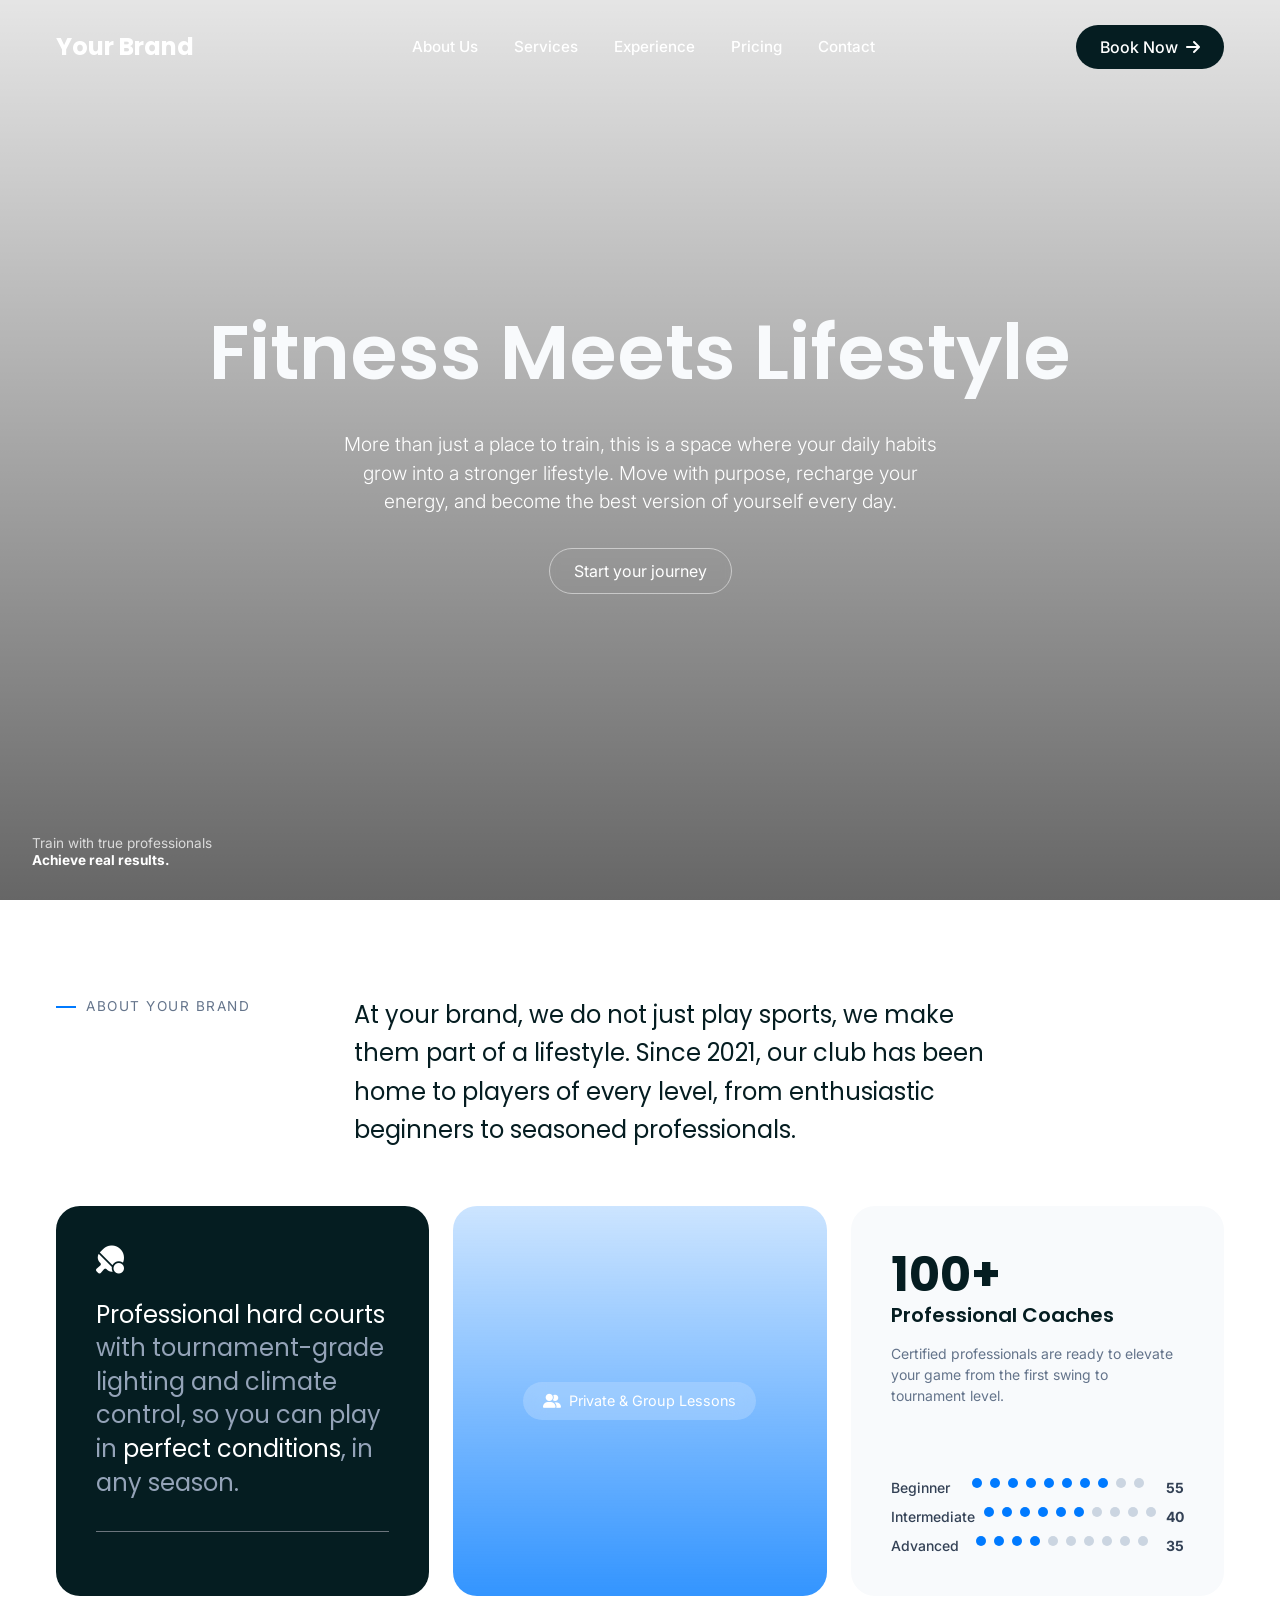
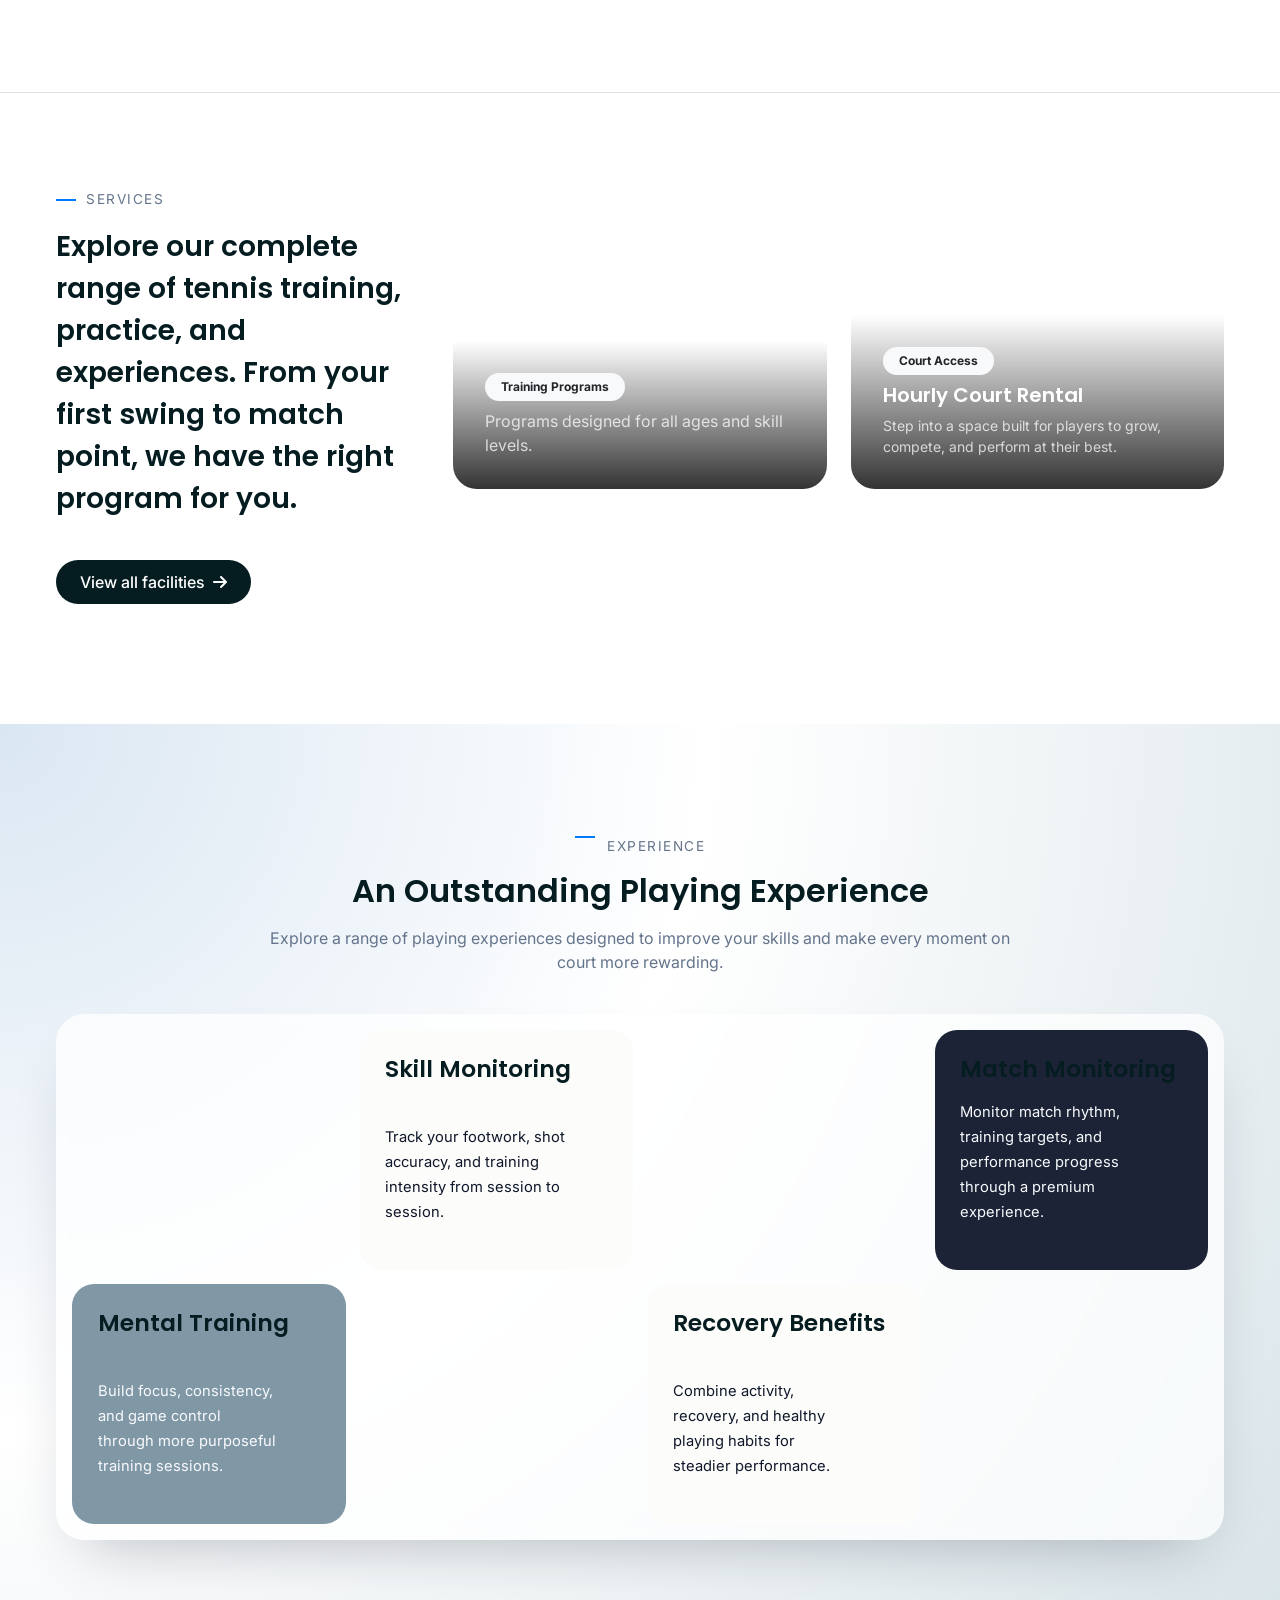
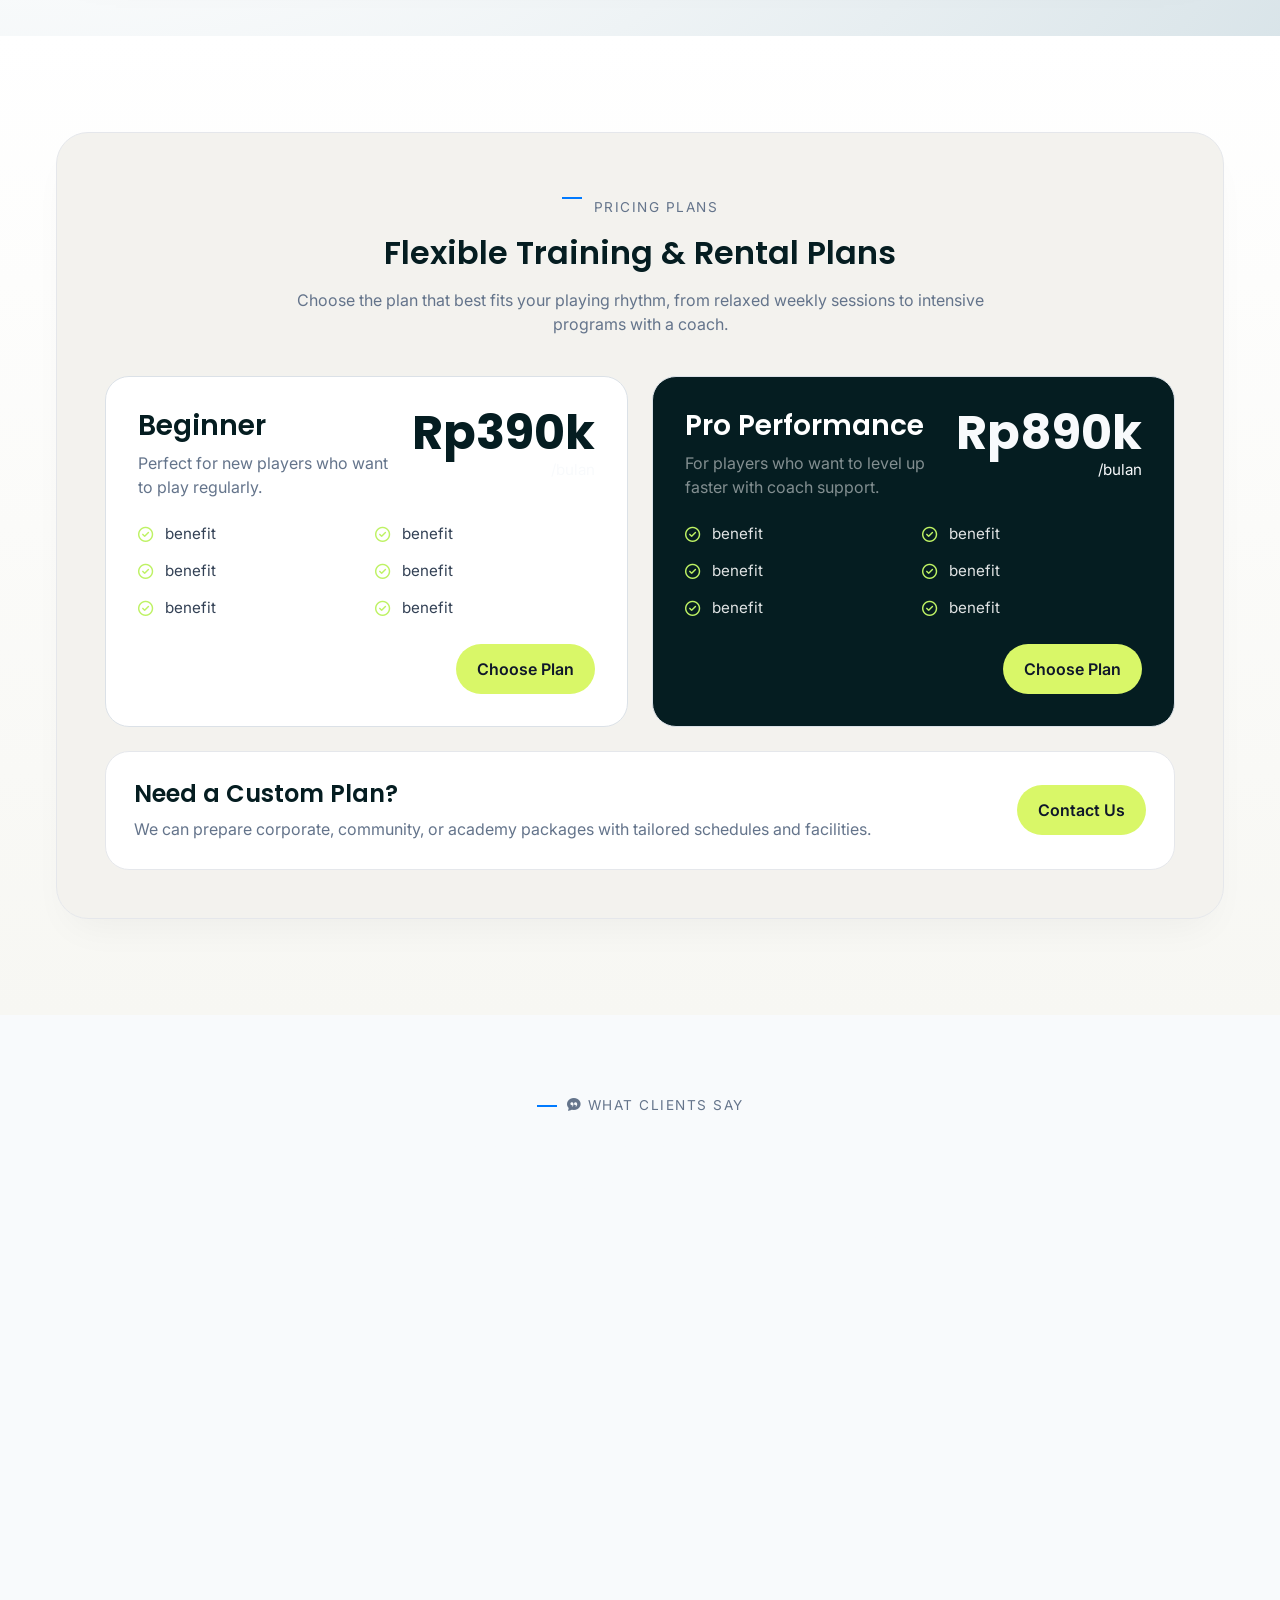
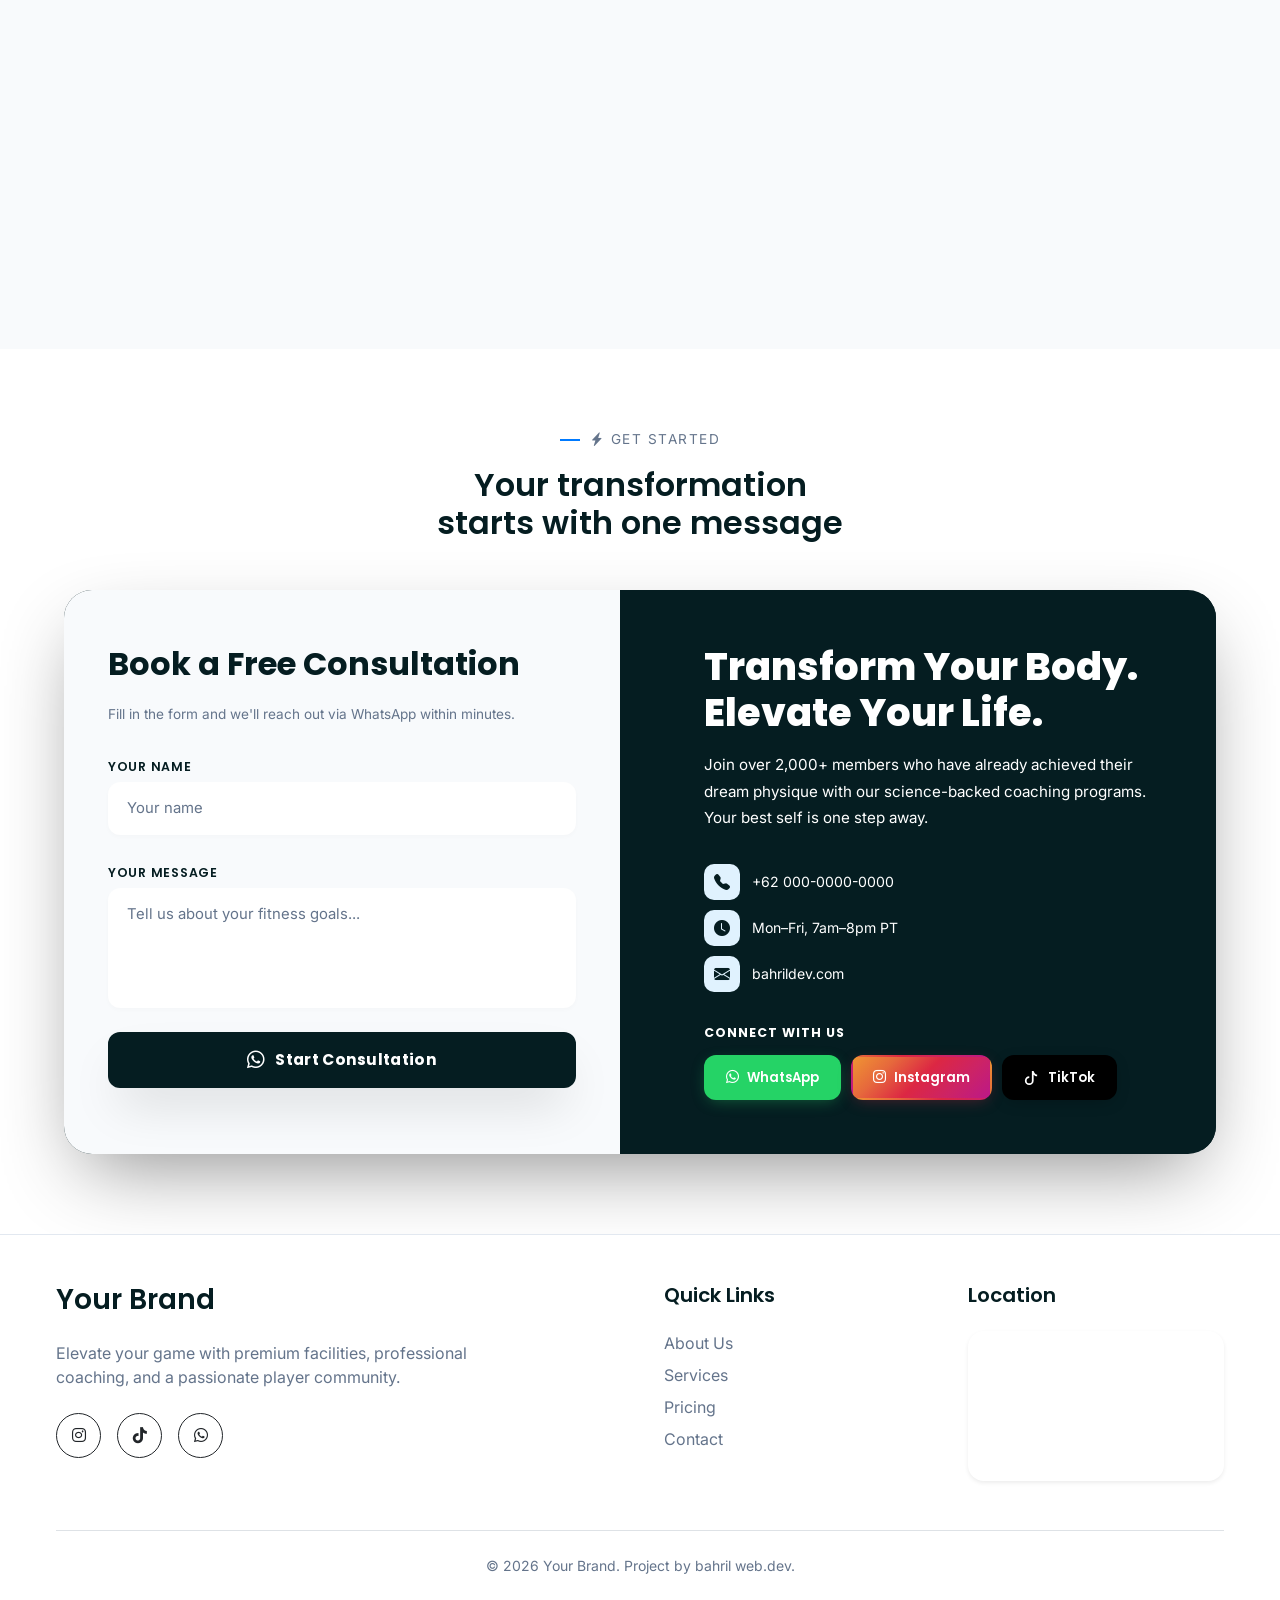
<file: index.html>
<!DOCTYPE html>
<html lang="en">
<head>
    <meta charset="UTF-8">
    <meta name="viewport" content="width=device-width, initial-scale=1.0">
    <title>Your Brand</title>
    
    <!-- Google Fonts: Inter & Poppins -->
    <link rel="preconnect" href="https://fonts.googleapis.com">
    <link rel="preconnect" href="https://fonts.gstatic.com" crossorigin>
    <link href="https://fonts.googleapis.com/css2?family=Inter:wght@300;400;500;600&family=Poppins:wght@400;500;600;700&display=swap" rel="stylesheet">
    
    <!-- Bootstrap 5 CSS -->
    <link href="https://cdn.jsdelivr.net/npm/bootstrap@5.3.0/dist/css/bootstrap.min.css" rel="stylesheet">
    
    <!-- AOS Animation CSS -->
    <link href="https://unpkg.com/aos@2.3.1/dist/aos.css" rel="stylesheet">
    
    <!-- FontAwesome -->
    <link rel="stylesheet" href="https://cdnjs.cloudflare.com/ajax/libs/font-awesome/6.4.0/css/all.min.css">

    <!-- Custom CSS -->
     <link rel="stylesheet" href="./CSS/styles.css"> 
     
     <!-- Bootstrap Icons -->
     <link rel="stylesheet" href="https://cdn.jsdelivr.net/npm/bootstrap-icons@1.10.0/font/bootstrap-icons.css">

</head>
<body>

    <!-- NAVBAR -->
<nav class="navbar navbar-expand-lg w-100">
    <div class="container-fluid px-2 px-md-3 px-lg-4">
        <a class="navbar-brand" href="#">Your Brand</a>
        <button class="navbar-toggler border-0 shadow-none" type="button" data-bs-toggle="collapse" data-bs-target="#navbarNav">
            <span class="navbar-toggler-icon"></span>
        </button>
        <div class="collapse navbar-collapse justify-content-center" id="navbarNav">
            <ul class="navbar-nav">
                <li class="nav-item"><a class="nav-link" href="#about">About Us</a></li>
                <li class="nav-item"><a class="nav-link" href="#services">Services</a></li>
                <li class="nav-item"><a class="nav-link" href="#experience">Experience</a></li>
                <li class="nav-item"><a class="nav-link" href="#pricing">Pricing</a></li>
                <li class="nav-item"><a class="nav-link" href="#contact">Contact</a></li>
            </ul>
        </div>
        <div class="d-none d-lg-block">
            <a href="Personal-trainer.html" class="btn btn-custom-dark">Book Now<i class="fa-solid fa-arrow-right ms-2"></i></a>
        </div>
    </div>
</nav>

<!-- HERO SECTION --> 
<section class="hero-section" loading="lazy" >
        <div class="hero-container" >
            <h1 class="hero-title" data-aos="fade-left">Fitness Meets Lifestyle</h1>
            <p class="hero-subtitle" data-aos="fade-right">More than just a place to train, this is a space where your daily habits grow into a stronger lifestyle. Move with purpose, recharge your energy, and become the best version of yourself every day.</p>
            <a href="Personal-trainer.html" class="btn btn-custom-outline" data-aos="fade-up">Start your journey</a>
            
            <div class="hero-avatars d-none d-md-flex">
                <div class="d-flex flex-column text-start me-3" style="line-height: 1.2;" data-aos="fade-left">
                    <span class="text-white opacity-75">Train with true professionals</span>
                    <span class="fw-bold">Achieve real results.</span>
                </div>
                
            </div>
        </div>
    </section>

<!-- ABOUT SECTION -->
<section id="about" class="section-padding">
    <div class="container-fluid px-2 px-md-3 px-lg-4">
        <div class="row mb-5" data-aos="fade-up">
                <div class="col-lg-3">
                    <span class="section-label">About your brand</span>
                </div>
                <div class="col-lg-7">
                    <h4 class="fw-normal" style="line-height: 1.6;">At your brand, we do not just play sports, we make them part of a lifestyle. Since 2021, our club has been home to players of every level, from enthusiastic beginners to seasoned professionals.</h4>
                </div>
            </div>

            <div class="row g-4">
                <!-- Card 1 -->
                <div class="col-lg-4 col-md-6" data-aos="fade-up" data-aos-delay="100">
                    <div class="feature-card card-dark">
                        <div>
                            <i class="fa-solid fa-table-tennis-paddle-ball fs-3 mb-4"></i>
                            <h3>Professional hard courts <span class="highlight">with tournament-grade lighting and climate control, so you can play in </span>perfect conditions<span class="highlight">, in any season.</span></h3>
                        </div>
                        <div class="d-flex align-items-center mt-4 pt-4 border-top border-secondary">
                            
                            
                        </div>
                    </div>
                </div>
                <!-- Card 2 -->
                <div class="col-lg-4 col-md-6 card-2" data-aos="fade-up" data-aos-delay="200">
                    <div class="feature-card card-blue">
                        <span class="card-blue-badge"><i class="fa-solid fa-user-group me-2"></i>Private & Group Lessons</span>
                    </div>
                </div>
                <!-- Card 3 -->
                <div class="col-lg-4 col-md-12" data-aos="fade-up" data-aos-delay="300">
                    <div class="feature-card card-light shadow-soft">
                        <div>
                            <h2 class="display-5 fw-bold mb-0">100+</h2>
                            <h5 class="mb-3">Professional Coaches</h5>
                            <p class="text-muted-custom small mb-4">Certified professionals are ready to elevate your game from the first swing to tournament level.</p>
                        </div>
                        <div>
                            <div class="d-flex justify-content-between align-items-center mb-2">
                                <span class="small fw-medium">Beginner</span>
                                <div class="level-dots">
                                    <div class="dot active"></div><div class="dot active"></div><div class="dot active"></div><div class="dot active"></div><div class="dot active"></div><div class="dot active"></div><div class="dot active"></div><div class="dot active"></div><div class="dot"></div><div class="dot"></div>
                                </div>
                                <span class="small fw-bold">55</span>
                            </div>
                            <div class="d-flex justify-content-between align-items-center mb-2">
                                <span class="small fw-medium">Intermediate</span>
                                <div class="level-dots">
                                    <div class="dot active"></div><div class="dot active"></div><div class="dot active"></div><div class="dot active"></div><div class="dot active"></div><div class="dot active"></div><div class="dot"></div><div class="dot"></div><div class="dot"></div><div class="dot"></div>
                                </div>
                                <span class="small fw-bold">40</span>
                            </div>
                            <div class="d-flex justify-content-between align-items-center">
                                <span class="small fw-medium">Advanced</span>
                                <div class="level-dots">
                                    <div class="dot active"></div><div class="dot active"></div><div class="dot active"></div><div class="dot active"></div><div class="dot"></div><div class="dot"></div><div class="dot"></div><div class="dot"></div><div class="dot"></div><div class="dot"></div>
                                </div>
                                <span class="small fw-bold">35</span>
                            </div>
                        </div>
                    </div>
                </div>
            </div>
        </div>
    </section>

    <!-- STATS SECTION -->
    
    <!-- SERVICES SECTION -->

    <section id="services" class="section-padding border-top">
        <div class="container-fluid px-2 px-md-3 px-lg-4">
            
            <div class="row g-4">
                <div class="col-lg-4" data-aos="fade-right">
                    <span class="section-label">Services</span>
                    <h3 class="mb-4" style="line-height: 1.5;">Explore our complete range of tennis training, practice, and experiences. From your first swing to match point, we have the right program for you.</h3>
                    <a href="./all-facilty.html" class="btn btn-custom-dark mt-3 mb-4">View all facilities<i class="fa-solid fa-arrow-right ms-2"></i></a>
                </div>
                
                   


                        <div class="col-md-6 col-lg-4" data-aos="fade-up" data-aos-delay="100">
                            <div class="service-img-card" style="background-image: url('https://plus.unsplash.com/premium_photo-1709246450911-b2c533ff474e?q=80&w=1333&auto=format&fit=crop&ixlib=rb-4.1.0&ixid=M3wxMjA3fDB8MHxwaG90by1wYWdlfHx8fGVufDB8fHx8fA%3D%3D');">
                                <div class="overlay">
                                    <span class="badge bg-light text-dark mb-2 rounded-pill px-3 py-2">Training Programs</span>
                                    <p class="mb-0 text-white opacity-75">Programs designed for all ages and skill levels.</p>
                                </div>
                            </div>
                        </div>


                        <div class="col-md-6 col-lg-4" data-aos="fade-up" data-aos-delay="200">
                            <div class="service-img-card" style="background-image: url('https://images.unsplash.com/photo-1554068865-24cecd4e34b8?ixlib=rb-4.0.3&auto=format&fit=crop&w=800&q=80');">
                                <div class="overlay">
                                    <span class="badge bg-light text-dark mb-2 rounded-pill px-3 py-2">Court Access</span>
                                    <h5 class="text-white mb-2">Hourly Court Rental</h5>
                                    <p class="mb-0 text-white opacity-75 small">Step into a space built for players to grow, compete, and perform at their best.</p>
                                </div>
                            </div>
                        </div>

                       
                   

                </div>
            </div>
        </div>
    </section>



    
    <section id="experience" class="section-padding experience-grid-section">
        <div class="container-fluid px-2 px-md-3 px-lg-4">
            <div class="pricing-showcase-header text-center">
                    <span class="section-label justify-content-center d-inline-flex">Experience</span>
                    <h2 class="mb-3">An Outstanding Playing Experience</h2>
                    <p class="text-muted-custom mb-0">Explore a range of playing experiences designed to improve your skills and make every moment on court more rewarding.</p>
                </div>
            <div class="experience-grid-shell">
                <div class="experience-grid-card experience-grid-card-image" style="background-image: url('https://images.unsplash.com/photo-1517649763962-0c623066013b?auto=format&fit=crop&w=900&q=80');"></div>

                <article class="experience-grid-card experience-grid-card-text experience-grid-card-light">
                    <h3>Skill Monitoring</h3>
                    <p>Track your footwork, shot accuracy, and training intensity from session to session.</p>
                    
                </article>

                <div class="experience-grid-card experience-grid-card-image" style="background-image: url('https://images.unsplash.com/photo-1517836357463-d25dfeac3438?auto=format&fit=crop&w=900&q=80');"></div>

                <article class="experience-grid-card experience-grid-card-text experience-grid-card-dark">
                    <h3>Match Monitoring</h3>
                    <p>Monitor match rhythm, training targets, and performance progress through a premium experience.</p>
                    
                </article>

                <article class="experience-grid-card experience-grid-card-text experience-grid-card-muted">
                    <h3>Mental Training</h3>
                    <p>Build focus, consistency, and game control through more purposeful training sessions.</p>
                    
                </article>

                <div class="experience-grid-card experience-grid-card-image" style="background-image: url('https://images.unsplash.com/photo-1506126613408-eca07ce68773?auto=format&fit=crop&w=900&q=80');"></div>

                <article class="experience-grid-card experience-grid-card-text experience-grid-card-light">
                    <h3>Recovery Benefits</h3>
                    <p>Combine activity, recovery, and healthy playing habits for steadier performance.</p>
                    
                </article>

                <div class="experience-grid-card experience-grid-card-image" style="background-image: url('https://images.unsplash.com/photo-1508215885820-4585e56135c8?auto=format&fit=crop&w=900&q=80');"></div>
            </div>
        </div>
    </section>


    <section id="pricing" class="section-padding pricing-showcase-section">
        <div class="container-fluid px-2 px-md-3 px-lg-4">
            <div class="pricing-showcase" data-aos="fade-up">
                <div class="pricing-showcase-header text-center">
                    <span class="section-label justify-content-center d-inline-flex">Pricing Plans</span>
                    <h2 class="mb-3">Flexible Training & Rental Plans</h2>
                    <p class="text-muted-custom mb-0">Choose the plan that best fits your playing rhythm, from relaxed weekly sessions to intensive programs with a coach.</p>
                </div>

                <div class="row g-4 align-items-stretch pricing-plan-row">
                    <div class="col-lg-6" data-aos="fade-up" data-aos-delay="100">
                        <article class="pricing-plan-card pricing-plan-card-light h-100">
                            <div class="d-flex justify-content-between align-items-start gap-3 mb-4">
                                <div>
                                    <h3 class="mb-2">Beginner </h3>
                                    <p class="text-muted-custom mb-0">Perfect for new players who want to play regularly.</p>
                                </div>
                                <div class="pricing-price text-end" style="color: var(--primary-dark);">
                                    <strong style="color: var(--primary-dark);">Rp390k</strong>
                                    <span>/bulan</span>
                                </div>
                            </div>
                            <div class="row g-3">
                                <div class="col-sm-6">
                                    <ul class="pricing-feature-list">
                                        <li><i class="fa-regular fa-circle-check"></i> benefit</li>
                                        <li><i class="fa-regular fa-circle-check"></i> benefit</li>
                                        <li><i class="fa-regular fa-circle-check"></i> benefit</li>
                                    </ul>
                                </div>
                                <div class="col-sm-6">
                                    <ul class="pricing-feature-list">
                                        <li><i class="fa-regular fa-circle-check"></i> benefit</li>
                                        <li><i class="fa-regular fa-circle-check"></i> benefit</li>
                                        <li><i class="fa-regular fa-circle-check"></i> benefit</li>
                                    </ul>
                                </div>
                            </div>
                            <a href="https://wa.me/085797252195?text=Hi%20there!%20I%20would%20like%20to%20know%20more%20about%20the%20Beginner%20plan." class="btn pricing-cta-light mt-4">Choose Plan</a>
                        </article>
                    </div>

                    <div class="col-lg-6" data-aos="fade-up" data-aos-delay="200">
                        <article class="pricing-plan-card h-100" style="background: var(--primary-dark);">
                            <div class="d-flex justify-content-between align-items-start gap-3 mb-4">
                                <div>
                                    <h3 class="mb-2 text-white">Pro Performance</h3>
                                    <p class="mb-0 text-white-50">For players who want to level up faster with coach support.</p>
                                </div>
                                <div class="pricing-price text-end">
                                    <strong>Rp890k</strong>
                                    <span>/bulan</span>
                                </div>
                            </div>
                            <div class="row g-3">
                                <div class="col-sm-6">
                                    <ul class="pricing-feature-list pricing-feature-list-dark">
                                        <li><i class="fa-regular fa-circle-check"></i> benefit</li>
                                        <li><i class="fa-regular fa-circle-check"></i> benefit</li>
                                        <li><i class="fa-regular fa-circle-check"></i> benefit</li>
                                    </ul>
                                </div>
                                <div class="col-sm-6">
                                    <ul class="pricing-feature-list pricing-feature-list-dark">
                                        <li><i class="fa-regular fa-circle-check"></i> benefit</li>
                                        <li><i class="fa-regular fa-circle-check"></i> benefit</li>
                                        <li><i class="fa-regular fa-circle-check"></i> benefit</li>
                                    </ul>
                                </div>
                            </div>
                            <a href="https://wa.me/085797252195?text=Hi%20there!%20I%20would%20like%20to%20know%20more%20about%20the%20Pro%20Performance%20plan." class="btn pricing-cta-light mt-4">Choose Plan</a>
                        </article>
                    </div>

                   

                </div>

                <div class="pricing-custom-strip" data-aos="fade-up" data-aos-delay="250">
                    <div>
                        <h4 class="mb-2">Need a Custom Plan?</h4>
                        <p class="text-muted-custom mb-0">We can prepare corporate, community, or academy packages with tailored schedules and facilities.</p>
                    </div>
                    <a href="https://wa.me/085797252195?text=Hi%20there!%20I%20would%20like%20to%20know%20more%20about%20custom%20packages." class="btn pricing-contact-btn">Contact Us</a>
                </div>

                <!-- <div class="pricing-custom-strip" data-aos="fade-up" data-aos-delay="250">
                    <div>
                        <h4 class="mb-2">I want to ask first</h4>
                        <p class="text-muted-custom mb-0">Have questions about our services or pricing? Get in touch with us!</p>
                    </div>
                    <a href="Personal-trainer.html" class="btn pricing-contact-btn">Contact Us</a>
                </div> -->

            </div>
        </div>
    </section>

    <!-- BOOKING FORM SECTION -->
     <!-- ══════════════════════════════════
     TESTIMONIAL SECTION
══════════════════════════════════ -->
<section id="testimonials">
  <div class="container" style=" padding: 0 24px;">

    <!-- Header -->
    <div class="text-center mb-5">
      <div class="section-label"><i class="bi bi-chat-quote-fill"></i> What Clients Say</div>
      <h2 class="mb-3" style="color: var(--light-gray);">See why we're rated <span style="color: var(--light-gray);">#1</span><br>in fitness results</h2>
      <p class="section-sub mt-3" style="color: var(--light-gray);">Real stories from real people who transformed their bodies and lives with us.</p>
    </div>

    <!-- DESKTOP GRID -->
    <div class="testi-desktop">
      <div class="testi-grid" id="testiGrid">

        <div class="testi-card">
          <div class="stars">★★★★★</div>
          <p>"The personalized program completely changed how I approach fitness. I lost 14kg in 4 months and feel incredible every day."</p>
          <div class="testi-author">
            <div class="testi-avatar">SR</div>
            <div><strong>Steven R.</strong><span>Lost 14kg in 4 months</span></div>
          </div>
        </div>

        <div class="testi-card" style="animation-delay:0.1s">
          <div class="stars">★★★★★</div>
          <p>"The coaches are always available, even late at night. They helped me push past my plateau and hit my goal weight."</p>
          <div class="testi-author">
            <div class="testi-avatar">TA</div>
            <div><strong>Tara A.</strong><span>6-month member</span></div>
          </div>
        </div>

        <div class="testi-card" style="animation-delay:0.2s">
          <div class="stars">★★★★★</div>
          <p>"Best investment I've made in myself. The nutrition plan + training combo is unbeatable. Highly recommend to everyone."</p>
          <div class="testi-author">
            <div class="testi-avatar">JK</div>
            <div><strong>Jake K.</strong><span>Gained 8kg of muscle</span></div>
          </div>
        </div>

        <div class="testi-card" style="animation-delay:0.15s">
          <div class="stars">★★★★★</div>
          <p>"I was skeptical at first, but the results speak for themselves. My energy levels have skyrocketed and I sleep better too."</p>
          <div class="testi-author">
            <div class="testi-avatar">MB</div>
            <div><strong>Maya B.</strong><span>3-month transformation</span></div>
          </div>
        </div>

        <div class="testi-card" style="animation-delay:0.25s">
          <div class="stars">★★★★★</div>
          <p>"With FitLife, I kept all the motivation I needed and only had to pay for one subscription instead of multiple apps!"</p>
          <div class="testi-author">
            <div class="testi-avatar">DE</div>
            <div><strong>Dani E.</strong><span>Online member</span></div>
          </div>
        </div>

        <div class="testi-card" style="animation-delay:0.3s">
          <div class="stars">★★★★★</div>
          <p>"They helped us compete with bigger goals and gave us the tools to take control of our fitness journey completely."</p>
          <div class="testi-author">
            <div class="testi-avatar">MP</div>
            <div><strong>Michael P.</strong><span>Corporate wellness plan</span></div>
          </div>
        </div>

      </div><!-- /testi-grid -->
    </div><!-- /testi-desktop -->

    <!-- MOBILE SLIDER -->
    <div class="testi-mobile">
      <div class="testi-slider-wrap" id="sliderWrap">
        <div class="testi-slider" id="testiSlider">
          <!-- items (duplicated for infinite loop) -->
          <div class="testi-card"><div class="stars">★★★★★</div><p>"The personalized program completely changed how I approach fitness. I lost 14kg in 4 months."</p><div class="testi-author"><div class="testi-avatar">SR</div><div><strong>Steven R.</strong><span>Lost 14kg</span></div></div></div>
          <div class="testi-card"><div class="stars">★★★★★</div><p>"The coaches are always available. They helped me push past my plateau and hit my goal weight."</p><div class="testi-author"><div class="testi-avatar">TA</div><div><strong>Tara A.</strong><span>6-month member</span></div></div></div>
          <div class="testi-card"><div class="stars">★★★★★</div><p>"Best investment I've made in myself. The nutrition plan + training combo is unbeatable."</p><div class="testi-author"><div class="testi-avatar">JK</div><div><strong>Jake K.</strong><span>Gained 8kg muscle</span></div></div></div>
          <div class="testi-card"><div class="stars">★★★★★</div><p>"I was skeptical at first, but the results speak for themselves. My energy has skyrocketed!"</p><div class="testi-author"><div class="testi-avatar">MB</div><div><strong>Maya B.</strong><span>3-month transformation</span></div></div></div>
          <div class="testi-card"><div class="stars">★★★★★</div><p>"With FitLife I kept all the motivation I needed — one subscription, endless results."</p><div class="testi-author"><div class="testi-avatar">DE</div><div><strong>Dani E.</strong><span>Online member</span></div></div></div>
          <div class="testi-card"><div class="stars">★★★★★</div><p>"They gave us the tools to take complete control of our fitness journey."</p><div class="testi-author"><div class="testi-avatar">MP</div><div><strong>Michael P.</strong><span>Corporate plan</span></div></div></div>
          <!-- duplicates for seamless loop -->
          <div class="testi-card"><div class="stars">★★★★★</div><p>"The personalized program completely changed how I approach fitness. I lost 14kg in 4 months."</p><div class="testi-author"><div class="testi-avatar">SR</div><div><strong>Steven R.</strong><span>Lost 14kg</span></div></div></div>
          <div class="testi-card"><div class="stars">★★★★★</div><p>"The coaches are always available. They helped me push past my plateau and hit my goal weight."</p><div class="testi-author"><div class="testi-avatar">TA</div><div><strong>Tara A.</strong><span>6-month member</span></div></div></div>
          <div class="testi-card"><div class="stars">★★★★★</div><p>"Best investment I've made in myself. The nutrition plan + training combo is unbeatable."</p><div class="testi-author"><div class="testi-avatar">JK</div><div><strong>Jake K.</strong><span>Gained 8kg muscle</span></div></div></div>
          <div class="testi-card"><div class="stars">★★★★★</div><p>"I was skeptical at first, but the results speak for themselves. My energy has skyrocketed!"</p><div class="testi-author"><div class="testi-avatar">MB</div><div><strong>Maya B.</strong><span>3-month transformation</span></div></div></div>
          <div class="testi-card"><div class="stars">★★★★★</div><p>"With FitLife I kept all the motivation I needed — one subscription, endless results."</p><div class="testi-author"><div class="testi-avatar">DE</div><div><strong>Dani E.</strong><span>Online member</span></div></div></div>
          <div class="testi-card"><div class="stars">★★★★★</div><p>"They gave us the tools to take complete control of our fitness journey."</p><div class="testi-author"><div class="testi-avatar">MP</div><div><strong>Michael P.</strong><span>Corporate plan</span></div></div></div>
        </div>
      </div>

      <!-- Arrow Buttons -->
      <div class="slider-arrows">
        <button class="arrow-btn" id="prevBtn" aria-label="Previous"><i class="bi bi-arrow-left"></i></button>
        <button class="arrow-btn" id="nextBtn" aria-label="Next"><i class="bi bi-arrow-right"></i></button>
      </div>
    </div><!-- /testi-mobile -->

  </div>
</section>


<!-- ══════════════════════════════════
     CONTACT SECTION
══════════════════════════════════ -->
<section id="contact">
  <div class="container" style="max-width:1200px; padding: 0 24px;">

    <div class="text-center mb-5">
      <div class="section-label"><i class="bi bi-lightning-charge-fill"></i> Get Started</div>
      <h2 class="section-title">Your transformation<br>starts with one message</h2>
    </div>

    <div class="contact-wrapper">

      <!-- LEFT: Form -->
      <div class="contact-form">
        <div class="contact-form-title">Book a Free Consultation</div>
        <div class="contact-form-sub">Fill in the form and we'll reach out via WhatsApp within minutes.</div>

        <div class="mb-4">
          <label class="form-label">Your Name</label>
          <input type="text" id="f-name" class="form-control" placeholder="Your name" required/>
        </div>
        
        <div class="mb-4">
          <label class="form-label">Your Message</label>
          <textarea id="f-msg" class="form-control" rows="4" placeholder="Tell us about your fitness goals..." required></textarea>
        </div>

        <button class="btn-submit" onclick="sendToWhatsApp()">
          <i class="bi bi-whatsapp" style="font-size:1.1rem"></i>
          Start Consultation
        </button>
      </div>

      <!-- RIGHT: CTA -->
      <div class="contact-cta">
        
        <h3 class="cta-headline">Transform Your Body.<br>Elevate Your <span>Life.</span></h3>
        <p class="cta-sub">Join over 2,000+ members who have already achieved their dream physique with our science-backed coaching programs. Your best self is one step away.</p>

        <div class="cta-info-row">
          <div class="cta-info-item">
            <div class="icon-wrap"><i class="bi bi-telephone-fill"></i></div>
            <span>+62 000-0000-0000</span>
          </div>
          <div class="cta-info-item">
            <div class="icon-wrap"><i class="bi bi-clock-fill"></i></div>
            <span>Mon–Fri, 7am–8pm PT</span>
          </div>
          <div class="cta-info-item">
            <div class="icon-wrap"><i class="bi bi-envelope-fill"></i></div>
            <span>bahrildev.com</span>
          </div>
        </div>

        <p style="font-family:var(--font-heading);font-weight:700;font-size:0.78rem;letter-spacing:0.08em;text-transform:uppercase;color:#fff;margin-bottom:12px;">Connect with us</p>
        <div class="social-btns">
          <a href="#" class="social-btn wa"><i class="bi bi-whatsapp"></i> WhatsApp</a>
          <a href="#" class="social-btn ig"><i class="bi bi-instagram"></i> Instagram</a>
          <a href="#" class="social-btn tt"><svg xmlns="http://www.w3.org/2000/svg" width="14" height="14" fill="currentColor" viewBox="0 0 16 16" style="margin-right:2px"><path d="M9 0h1.98c.144.715.54 1.617 1.235 2.512C12.895 3.389 13.797 4 15 4v2c-1.753 0-3.07-.814-4-1.829V11a5 5 0 1 1-5-5v2a3 3 0 1 0 3 3V0z"/></svg> TikTok</a>
        </div>
      </div>

    </div>
  </div>
</section>

    
    <!-- CONTACT & FOOTER -->
    <footer id="footer">
        <div class="container-fluid px-2 px-md-3 px-lg-4">
            <div class="row g-5 mb-5">
                <div class="col-lg-5">
                    <h3 class="mb-4">Your Brand</h3>
                    <p class="text-muted-custom mb-4">Elevate your game with premium facilities, professional coaching, and a passionate player community.</p>
                    <div class="d-flex gap-3 mb-4">
                        <a href="#" class="btn btn-outline-dark rounded-circle" style="width: 45px; height: 45px; display: flex; align-items: center; justify-content: center;"><i class="fa-brands fa-instagram"></i></a>
                        <a href="#" class="btn btn-outline-dark rounded-circle" style="width: 45px; height: 45px; display: flex; align-items: center; justify-content: center;"><i class="fa-brands fa-tiktok"></i></a>
                        <a href="#" class="btn btn-outline-dark rounded-circle" style="width: 45px; height: 45px; display: flex; align-items: center; justify-content: center;"><i class="fa-brands fa-whatsapp"></i></a>
                    </div>
                </div>
                <div class="col-lg-3 offset-lg-1">
                    <h5 class="mb-4">Quick Links</h5>
                    <ul class="list-unstyled d-flex flex-column gap-2">
                        <li><a href="#about" class="text-decoration-none text-muted-custom">About Us</a></li>
                        <li><a href="#services" class="text-decoration-none text-muted-custom">Services</a></li>
                        <li><a href="#pricing" class="text-decoration-none text-muted-custom">Pricing</a></li>
                        <li><a href="#contact" class="text-decoration-none text-muted-custom">Contact</a></li>
                    </ul>
                </div>
                <div class="col-lg-3">
                    <h5 class="mb-4">Location</h5>
                    <div class="rounded-lg overflow-hidden shadow-sm" style="height: 150px; border-radius: var(--radius-lg);">
                        <!-- Placeholder Maps -->
                        <iframe src="https://www.google.com/maps/embed?pb=!1m18!1m12!1m3!1d126920.24089408665!2d106.74488975931215!3d-6.229746522304859!2m3!1f0!2f0!3f0!3m2!1i1024!2i768!4f13.1!3m3!1m2!1s0x2e69f3e945e34b9d%3A0x100c5e82dd4b820!2sJakarta%2C%20Daerah%20Khusus%20Ibukota%20Jakarta!5e0!3m2!1sid!2sid!4v1689666060000!5m2!1sid!2sid" width="100%" height="100%" style="border:0;" allowfullscreen="" loading="lazy" referrerpolicy="no-referrer-when-downgrade"></iframe>
                    </div>
                </div>
            </div>
            <div class="text-center pt-4 border-top">
                <p class="text-muted-custom small mb-0">&copy; 2026 Your Brand. Project by bahril web.dev.</p>
            </div>
        </div>
    </footer>

<!-- Bootstrap JS -->
<script src="https://cdn.jsdelivr.net/npm/bootstrap@5.3.0/dist/js/bootstrap.bundle.min.js"></script>

<!-- AOS Animation JS -->
<script src="https://unpkg.com/aos@2.3.1/dist/aos.js"></script>

<!-- Custom JS -->
<script src="./JS/script.js"></script>

</body>
</html>
</file>
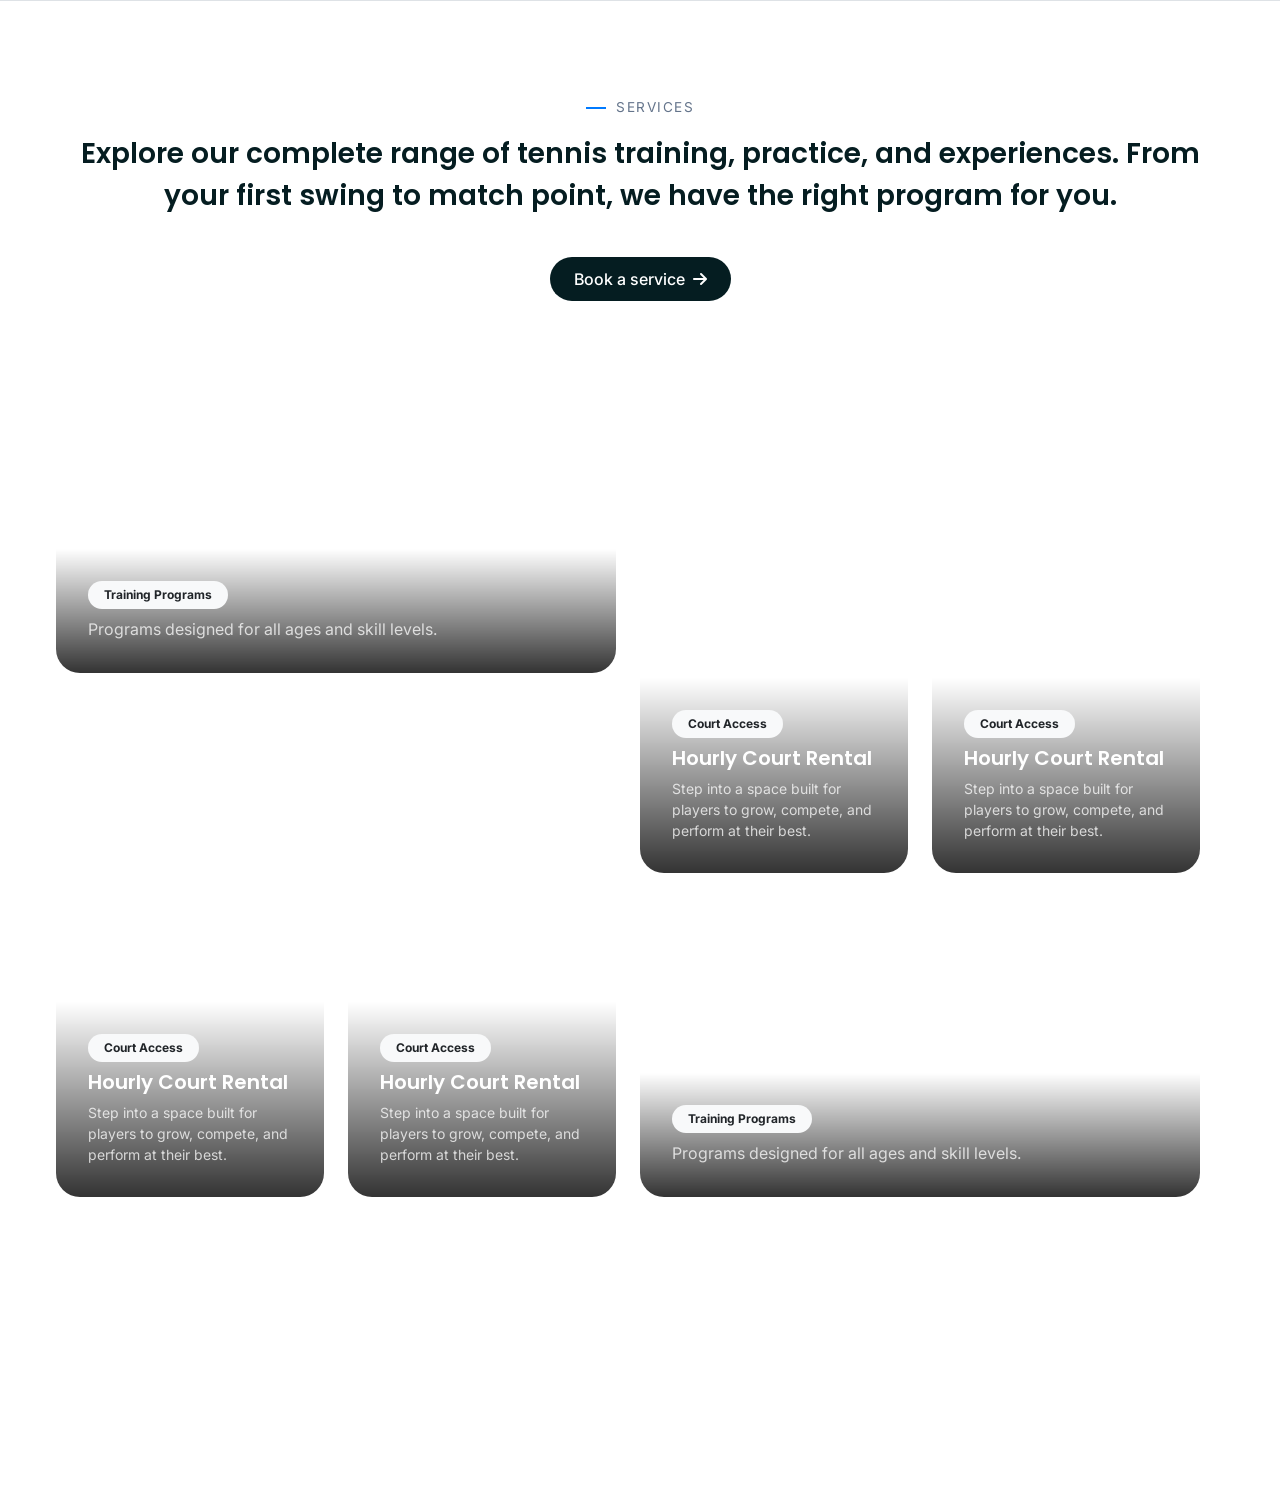
<file: all-facilty.html>
<!DOCTYPE html>
<html lang="en">
<head>
    <meta charset="UTF-8">
    <meta name="viewport" content="width=device-width, initial-scale=1.0">
    <title>Your Brand</title>
    
    <!-- Google Fonts: Inter & Poppins -->
    <link rel="preconnect" href="https://fonts.googleapis.com">
    <link rel="preconnect" href="https://fonts.gstatic.com" crossorigin>
    <link href="https://fonts.googleapis.com/css2?family=Inter:wght@300;400;500;600&family=Poppins:wght@400;500;600;700&display=swap" rel="stylesheet">
    
    <!-- Bootstrap 5 CSS -->
    <link href="https://cdn.jsdelivr.net/npm/bootstrap@5.3.0/dist/css/bootstrap.min.css" rel="stylesheet">
    
    <!-- AOS Animation CSS -->
    <link href="https://unpkg.com/aos@2.3.1/dist/aos.css" rel="stylesheet">
    
    <!-- FontAwesome -->
    <link rel="stylesheet" href="https://cdnjs.cloudflare.com/ajax/libs/font-awesome/6.4.0/css/all.min.css">

    <!-- Custom CSS -->
     <link rel="stylesheet" href="./CSS/styles.css">   

</head>
<body>
<section id="services" class="section-padding border-top facility-page">
        <div class="container-fluid px-2 px-md-3 px-lg-4 ">
            
            <div class="row">
                <div class="text-center" data-aos="fade-right">
                    <span class="section-label">Services</span>
                    <h3 class="mb-4" style="line-height: 1.5;">Explore our complete range of tennis training, practice, and experiences. From your first swing to match point, we have the right program for you.</h3>
                    <a href="Personal-trainer.html" class="btn btn-custom-dark mt-3 mb-4">Book a service<i class="fa-solid fa-arrow-right ms-2"></i></a>
                </div>
                
                    <div class="row g-4 facility-grid">
                        <div class="col-md-6 col-lg-6" data-aos="fade-up" data-aos-delay="100">
                            <div class="service-img-card" style="background-image: url('https://plus.unsplash.com/premium_photo-1709246450911-b2c533ff474e?q=80&w=1333&auto=format&fit=crop&ixlib=rb-4.1.0&ixid=M3wxMjA3fDB8MHxwaG90by1wYWdlfHx8fGVufDB8fHx8fA%3D%3D');">
                                <div class="overlay">
                                    <span class="badge bg-light text-dark mb-2 rounded-pill px-3 py-2">Training Programs</span>
                                    <p class="mb-0 text-white opacity-75">Programs designed for all ages and skill levels.</p>
                                </div>
                            </div>
                        </div>
                        <div class="col-md-6 col-lg-3 " data-aos="fade-up" data-aos-delay="200">
                            <div class="service-img-card" style="background-image: url('https://images.unsplash.com/photo-1554068865-24cecd4e34b8?ixlib=rb-4.0.3&auto=format&fit=crop&w=800&q=80'); height: 500px;">
                                <div class="overlay">
                                    <span class="badge bg-light text-dark mb-2 rounded-pill px-3 py-2">Court Access</span>
                                    <h5 class="text-white mb-2">Hourly Court Rental</h5>
                                    <p class="mb-0 text-white opacity-75 small">Step into a space built for players to grow, compete, and perform at their best.</p>
                                </div>
                            </div>
                        </div>

                        <div class="col-md-6 col-lg-3" data-aos="fade-up" data-aos-delay="200">
                            <div class="service-img-card" style="background-image: url('https://images.unsplash.com/photo-1534438327276-14e5300c3a48?q=80&w=1170&auto=format&fit=crop&ixlib=rb-4.1.0&ixid=M3wxMjA3fDB8MHxwaG90by1wYWdlfHx8fGVufDB8fHx8fA%3D%3D'); height: 500px;">
                                <div class="overlay">
                                    <span class="badge bg-light text-dark mb-2 rounded-pill px-3 py-2">Court Access</span>
                                    <h5 class="text-white mb-2">Hourly Court Rental</h5>
                                    <p class="mb-0 text-white opacity-75 small">Step into a space built for players to grow, compete, and perform at their best.</p>
                                </div>
                            </div>
                        </div>

                        <div class="col-md-6 col-lg-3" data-aos="fade-up" data-aos-delay="200" style="position: relative; z-index: 2; top:-200px">
                            <div class="service-img-card" style="background-image: url('https://images.unsplash.com/photo-1461896836934-ffe607ba8211?q=80&w=1170&auto=format&fit=crop&ixlib=rb-4.1.0&ixid=M3wxMjA3fDB8MHxwaG90by1wYWdlfHx8fGVufDB8fHx8fA%3D%3D'); height: 500px;">
                                <div class="overlay">
                                    <span class="badge bg-light text-dark mb-2 rounded-pill px-3 py-2">Court Access</span>
                                    <h5 class="text-white mb-2">Hourly Court Rental</h5>
                                    <p class="mb-0 text-white opacity-75 small">Step into a space built for players to grow, compete, and perform at their best.</p>
                                </div>
                            </div>
                        </div>

                        <div class="col-md-6 col-lg-3" data-aos="fade-up" data-aos-delay="200" style="position: relative; z-index: 2; top: -200px;">
                            <div class="service-img-card" style="background-image: url('https://images.unsplash.com/photo-1560089000-7433a4ebbd64?q=80&w=735&auto=format&fit=crop&ixlib=rb-4.1.0&ixid=M3wxMjA3fDB8MHxwaG90by1wYWdlfHx8fGVufDB8fHx8fA%3D%3D'); height: 500px; position: relative; top: 0; z-index: 1;">
                                <div class="overlay">
                                    <span class="badge bg-light text-dark mb-2 rounded-pill px-3 py-2">Court Access</span>
                                    <h5 class="text-white mb-2">Hourly Court Rental</h5>
                                    <p class="mb-0 text-white opacity-75 small">Step into a space built for players to grow, compete, and perform at their best.</p>
                                </div>
                            </div>
                        </div>

                        <div class="col-md-6 col-lg-6" data-aos="fade-up" data-aos-delay="100">
                            <div class="service-img-card" style="background-image: url('https://images.unsplash.com/photo-1599058917212-d750089bc07e?q=80&w=1169&auto=format&fit=crop&ixlib=rb-4.1.0&ixid=M3wxMjA3fDB8MHxwaG90by1wYWdlfHx8fGVufDB8fHx8fA%3D%3D');">
                                <div class="overlay">
                                    <span class="badge bg-light text-dark mb-2 rounded-pill px-3 py-2">Training Programs</span>
                                    <p class="mb-0 text-white opacity-75">Programs designed for all ages and skill levels.</p>
                                </div>
                            </div>
                        </div>

                        

                    </div>

                   

                </div>

                
            </div>
            
       
    </section>


    <script src="https://cdn.jsdelivr.net/npm/bootstrap@5.3.0/dist/js/bootstrap.bundle.min.js"></script>

<!-- AOS Animation JS -->
<script src="https://unpkg.com/aos@2.3.1/dist/aos.js"></script>

<!-- Custom JS -->
<script src="./JS/script.js"></script>

    </body>
</html>
</file>
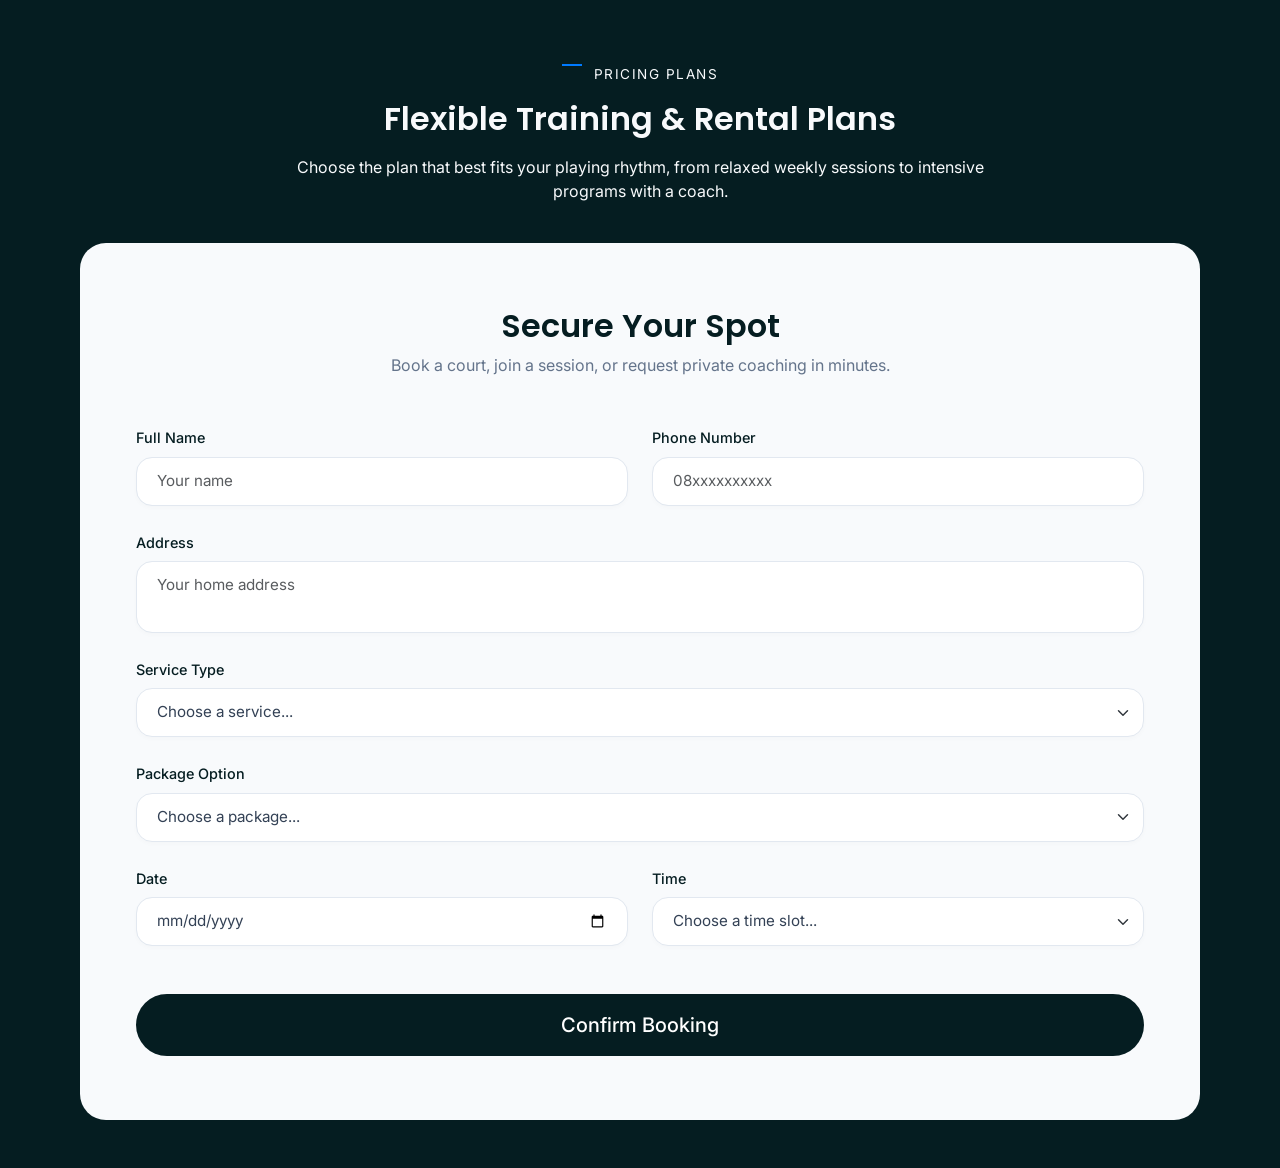
<file: Personal-trainer.html>
<!DOCTYPE html>
<html lang="en">
<head>
    <meta charset="UTF-8">
    <meta name="viewport" content="width=device-width, initial-scale=1.0">
    <title>Your Brand</title>
    
    <!-- Google Fonts: Inter & Poppins -->
    <link rel="preconnect" href="https://fonts.googleapis.com">
    <link rel="preconnect" href="https://fonts.gstatic.com" crossorigin>
    <link href="https://fonts.googleapis.com/css2?family=Inter:wght@300;400;500;600&family=Poppins:wght@400;500;600;700&display=swap" rel="stylesheet">
    
    <!-- Bootstrap 5 CSS -->
    <link href="https://cdn.jsdelivr.net/npm/bootstrap@5.3.0/dist/css/bootstrap.min.css" rel="stylesheet">
    
    <!-- AOS Animation CSS -->
    <link href="https://unpkg.com/aos@2.3.1/dist/aos.css" rel="stylesheet">
    
    <!-- FontAwesome -->
    <link rel="stylesheet" href="https://cdnjs.cloudflare.com/ajax/libs/font-awesome/6.4.0/css/all.min.css">

    <!-- Custom CSS -->
     <link rel="stylesheet" href="./CSS/styles.css">   

</head>
<body>
    
    <section id="booking" class="py-5">

        <div class="pricing-showcase-header text-center">
            <span class="section-label justify-content-center d-inline-flex" style="color:var(--light-gray)">Pricing Plans</span>
                    <h2 class="mb-3" style="color:var(--light-gray)">Flexible Training & Rental Plans</h2>
                    <p class="text-muted-custom mb-0" style="color:var(--light-gray)">Choose the plan that best fits your playing rhythm, from relaxed weekly sessions to intensive programs with a coach.</p>
        </div>

        <div class="booking-section shadow-soft">
            <div class="container-fluid px-2 px-md-4 px-lg-4 ">
                <div class="text-center mb-5">
                <h2>Secure Your Spot</h2>
                <p class="text-muted-custom">Book a court, join a session, or request private coaching in minutes.</p>
            </div>
            
            <form id="bookingForm" class="row g-4">
                <div class="col-md-6">
                    <label for="fullName">Full Name</label>
                    <input type="text" class="form-control" id="fullName" placeholder="Your name" required>
                </div>
                <div class="col-md-6">
                    <label for="phone">Phone Number</label>
                    <input type="tel" class="form-control" id="phone" placeholder="08xxxxxxxxxx" required>
                </div>
                
                <div class="col-12">
                    <label for="address">Address</label>
                    <textarea class="form-control" id="address" rows="2" placeholder="Your home address" required></textarea>
                </div>

                <div class="col-md-12">
                    <label for="serviceType">Service Type</label>
                    <select class="form-select" id="serviceType" required>
                        <option value="" disabled selected>Choose a service...</option>
                        <option value="Court Rental">Court Rental</option>
                        <option value="Private Coaching">Private Coaching</option>
                        <option value="Group Coaching">Group Coaching</option>
                    </select>
                </div>

                <div class="col-md-12">
                    <label for="packageType">Package Option</label>
                    <select class="form-select" id="packageType" required>
                        <option value="" disabled selected>Choose a package...</option>
                        <option value="Beginner Rally">Beginner Rally - Rp390k / month</option>
                        <option value="Pro Performance">Pro Performance - Rp890k / month</option>
                        <option value="Custom Plan">Custom Plan - Consultation for special needs</option>
                    </select>
                </div>

                <div class="col-md-6">
                    <label for="bookingDate">Date</label>
                    <!-- Using standard date input, browser will handle localization format automatically -->
                    <input type="date" class="form-control" id="bookingDate" required>
                </div>
                
                <div class="col-md-6">
                    <label for="bookingTime">Time</label>
                    <select class="form-select" id="bookingTime" required>
                        <option value="" disabled selected>Choose a time slot...</option>
                        <!-- Options generated via JS -->
                    </select>
                </div>

                <div class="col-12 text-center mt-5">
                    <button type="submit" class="btn btn-custom-dark w-100 py-3 fs-5">Confirm Booking</button>
                </div>
            </form>
            
            <!-- Holiday warning alert (hidden by default) -->
            <div id="holidayAlert" class="alert alert-warning mt-4 d-none" role="alert">
                <i class="fa-solid fa-triangle-exclamation me-2"></i> 
                <strong>We are closed on Sundays!</strong> Please choose another day to make a booking.
            </div>
            </div>
        </div>

        <!-- Toast Container -->
        <div class="toast-container position-fixed top-0 end-0 p-3" style="z-index: 11">
            <div id="toastNotification" class="toast" role="alert" aria-live="assertive" aria-atomic="true">
                <div class="toast-header">
                    <i id="toastIcon" class="fa-solid fa-check-circle me-2"></i>
                    <strong class="me-auto" id="toastTitle">Notification</strong>
                    <button type="button" class="btn-close" data-bs-dismiss="toast" aria-label="Close"></button>
                </div>
                <div class="toast-body" id="toastMessage">
                    The message will appear here
                </div>
            </div>
        </div>
    </section>

    <!-- Bootstrap JS -->
<script src="https://cdn.jsdelivr.net/npm/bootstrap@5.3.0/dist/js/bootstrap.bundle.min.js"></script>

<!-- AOS Animation JS -->
<script src="https://unpkg.com/aos@2.3.1/dist/aos.js"></script>

<!-- Custom JS -->
<script src="./JS/script.js"></script>


</body>


</html>
</file>
<file: CSS/styles.css>
:root {
            --font-heading: 'Poppins', sans-serif;
            --font-body: 'Inter', sans-serif;
            --primary-dark: #051d21;
            --primary-blue: #007aff;
            --soft-blue: #e0f2fe;
            --light-gray: #f8fafc;
            --text-muted: #64748b;
            --radius-xl: 24px;
            --radius-lg: 16px;
            --shadow-soft: 0 20px 40px -15px rgba(0,0,0,0.05);
            --shadow-hover: 0 25px 50px -12px rgba(0,0,0,0.15);
            --radius-card: 20px;
            --radius-btn: 12px;
            --section-pad: 80px;
        }


       

        body {
            font-family: var(--font-body);
            background-color: #ffffff;
            color: #334155;
            padding: 0;
            margin: 0;
            overflow-x: hidden;
        }

        h1, h2, h3, h4, h5, h6 {
            font-family: var(--font-heading);
            color: var(--primary-dark);
            font-weight: 600;
        }
        section{
            padding:80px;
        }

        /* Utilitas tipografi */
        .text-muted-custom { color: var(--text-muted); }

        /* Bilah Navigasi */
        .navbar {
            padding: 0.6rem 1rem;
            background: transparent;
            
            z-index: 1000;
            position: fixed;
            top: 0;
            left: 0;
            right: 0;
            transition: all 0.4s ease;
        }
        .navbar.navbar-scrolled {
            background: rgba(255, 255, 255, 0.95);
            backdrop-filter: blur(10px);
            box-shadow: 0 2px 10px rgba(0, 0, 0, 0.05);
        }
        .navbar-brand {
            font-family: var(--font-heading);
            font-weight: 700;
            font-size: clamp(1rem, 2.5vw, 1.5rem);
            color: var(--primary-dark);
            transition: color 0.3s ease;
        }
        .navbar:not(.navbar-scrolled) .navbar-brand {
            color: white;
        }
        .nav-link {
            color: #475569;
            font-weight: 500;
            margin: 0 clamp(5px, 1vw, 10px);
            transition: color 0.3s ease;
            font-size: 0.95rem;
        }
        .navbar:not(.navbar-scrolled) .nav-link {
            color: white;
        }
        .nav-link:hover { color: var(--primary-dark); }
        .navbar:not(.navbar-scrolled) .nav-link:hover {
            color: rgba(255, 255, 255, 0.8);
        }
        .navbar-toggler {
            color: var(--primary-dark);
        }
        .navbar-toggler-icon {
            background-image: url("data:image/svg+xml,%3csvg xmlns='http://www.w3.org/2000/svg' viewBox='0 0 30 30'%3e%3cpath stroke='rgba%2815, 23, 42, 0.9%29' stroke-linecap='round' stroke-miterlimit='10' stroke-width='2' d='M4 7h22M4 15h22M4 23h22'/%3e%3c/svg%3e");
        }
        .navbar:not(.navbar-scrolled) .navbar-toggler {
            color: white;
        }
        .navbar:not(.navbar-scrolled) .navbar-toggler-icon {
            background-image: url("data:image/svg+xml,%3csvg xmlns='http://www.w3.org/2000/svg' viewBox='0 0 30 30'%3e%3cpath stroke='rgba%28255, 255, 255, 0.95%29' stroke-linecap='round' stroke-miterlimit='10' stroke-width='2' d='M4 7h22M4 15h22M4 23h22'/%3e%3c/svg%3e");
        }

        /* Buttons */
        .btn-custom-dark {
            background-color: var(--primary-dark);
            color: white;
            border-radius: 50px;
            padding: 10px 24px;
            font-weight: 500;
            transition: all 0.3s ease;
            border: none;
        }
        .btn-custom-dark:hover {
            background-color: #1e293b;
            transform: translateY(-2px);
            box-shadow: 0 10px 20px rgba(15, 23, 42, 0.2);
            color: white;
        }
        .btn-custom-outline {
            background-color: transparent;
            color: white;
            border: 1px solid rgba(255,255,255,0.5);
            border-radius: 50px;
            padding: 10px 24px;
            backdrop-filter: blur(5px);
            transition: all 0.3s;
        }
        .btn-custom-outline:hover {
            background-color: white;
            color: var(--primary-dark);
        }

        /* Toast Notification */
        .toast-container {
            top: 20px !important;
            right: 20px !important;
        }
        
        .toast {
            background-color: #fff;
            border: none;
            border-radius: var(--radius-lg);
            box-shadow: 0 10px 30px rgba(0, 0, 0, 0.15);
            min-width: 300px;
        }
        
        .toast.bg-success,
        .toast.bg-danger,
        .toast.bg-warning,
        .toast.bg-info {
            color: white;
        }
        
        .toast-header {
            background-color: transparent;
            border-bottom: none;
            font-weight: 600;
            padding: 0.75rem 1rem;
        }
        
        .toast-header .btn-close {
            opacity: 0.5;
        }
        
        .toast-body {
            padding: 0.75rem 1rem;
            font-size: 0.95rem;
        }

        /* Hero Section */
        .hero-section {
            width: 100%;
            height: 100vh;
            position: relative;
            margin: 0;
            padding: 0;
            overflow: hidden;
            
        }
        .hero-container {
            position: absolute;
            inset: 0;
            background: linear-gradient(to bottom, rgba(0,0,0,0.1), rgba(0,0,0,0.6)), url('https://images.unsplash.com/photo-1517836357463-d25dfeac3438?q=80&w=1170&auto=format&fit=crop&ixlib=rb-4.1.0&ixid=M3wxMjA3fDB8MHxwaG90by1wYWdlfHx8fGVufDB8fHx8fA%3D%3D') center/cover;
            
            display: flex;
            flex-direction: column;
            justify-content: center;
            align-items: center;
            text-align: center;
            color: white;
            padding: clamp(2rem, 4vw, 4rem) clamp(1rem, 5vw, 2rem);
            overflow: hidden;
        }
        .hero-title {
            font-size: clamp(3rem, 6vw, 8rem);
            line-height: 1.2;
            margin-bottom: 2rem;
            color: var(--light-gray);
        }
        .hero-subtitle {
            font-size: clamp(0.95rem, 2.5vw, 1.2rem);
            font-weight: 300;
            opacity: 0.9;
            max-width: 650px;
            margin: 0 auto 2rem;
            padding: 0 1rem;
        }
        
        /* Avatars overlay */
        .hero-avatars {
            position: absolute;
            bottom: clamp(1rem, 4vw, 2rem);
            left: clamp(1rem, 4vw, 2rem);
            display: flex;
            align-items: center;
            gap: clamp(10px, 2vw, 15px);
            font-size: clamp(0.75rem, 1.5vw, 0.85rem);
        }
        .avatar-group img {
            width: clamp(30px, 6vw, 40px);
            height: clamp(30px, 6vw, 40px);
            border-radius: 50%;
            border: 2px solid white;
            margin-left: -15px;
        }
        .avatar-group img:first-child { margin-left: 0; }

        /* General Section padding */
        .section-padding { 
            padding: clamp(3rem, 8vw, 6rem) clamp(1rem, 5vw, 2rem); 
            width: 100%;
        }
        
        /* Sections */
        section {
            width: 100%;
        }

        /* About / Feature Cards */
        .feature-card {
            border-radius: var(--radius-xl);
            padding: 2.5rem;
            height: 100%;
            display: flex;
            flex-direction: column;
            justify-content: space-between;
            transition: all 0.4s ease;
            position: relative;
            overflow: hidden;
        }
        .feature-card:hover { transform: translateY(-5px); box-shadow: var(--shadow-hover); }
        
        .card-dark {
            background-color: var(--primary-dark);
            color: white;
        }
        .card-dark h3 { color: white; font-weight: 400; line-height: 1.4; font-size: 1.5rem; }
        .card-dark .highlight { color: #94a3b8; }
        
        .card-blue {
            background: linear-gradient(to top, rgba(0,122,255,0.8), rgba(0,122,255,0.2)), url('https://images.unsplash.com/photo-1595435934249-5df7ed86e1c0?ixlib=rb-4.0.3&auto=format&fit=crop&w=800&q=80') center/cover;
            color: white;
            align-items: center;
            justify-content: center;
            text-align: center;
        }
        .card-blue-badge {
            background: rgba(255,255,255,0.2);
            backdrop-filter: blur(10px);
            padding: 8px 20px;
            border-radius: 30px;
            font-size: 0.9rem;
        }

        .card-light {
            background-color: var(--light-gray);
        }
        .level-dots { display: flex; align-items: center; gap: 8px; margin-bottom: 10px; }
        .dot { width: 10px; height: 10px; border-radius: 50%; background-color: #cbd5e1; }
        .dot.active { background-color: var(--primary-blue); }

        .stat-item h2 { 
            font-size: clamp(1.75rem, 5vw, 2.5rem); 
            color: var(--primary-dark); 
            margin-bottom: 0.5rem; 
        }
        .stat-item p { 
            color: var(--text-muted); 
            font-size: clamp(0.8rem, 1.5vw, 0.9rem); 
            text-transform: uppercase; 
            letter-spacing: 1px; 
        }

        /* Services Section */
        .service-img-card {
            border-radius: var(--radius-xl);
            height: clamp(250px, 50vw, 300px);
            background-size: cover;
            background-position: center;
            position: relative;
            overflow: hidden;
            transition: all 0.4s ease;
        }
        .service-img-card:hover { transform: scale(1.02); box-shadow: var(--shadow-hover); }
        .service-img-card .overlay {
            position: absolute;
            bottom: 0; left: 0; right: 0;
            padding: clamp(1rem, 3vw, 2rem);
            background: linear-gradient(to top, rgba(0,0,0,0.8), transparent);
            color: white;
            font-size: clamp(0.85rem, 2vw, 1rem);
        }

        .facility-page .facility-grid {
            align-items: stretch;
        }

        .facility-showcase {
            background: linear-gradient(180deg, #ffffff 0%, #f4fbff 100%);
        }

        .facility-showcase .row {
            max-width: 1120px;
            margin: 0 auto;
        }

        .facility-showcase h3 {
            max-width: 860px;
            margin-left: auto;
            margin-right: auto;
        }

        .services-mosaic {
            display: grid;
            grid-template-columns: repeat(4, minmax(0, 1fr));
            grid-auto-rows: 170px;
            gap: 1.25rem;
            width: 100%;
            margin-top: 1.25rem;
        }

        .service-mosaic-item {
            min-width: 0;
        }

        .service-mosaic-item .service-img-card {
            height: 100%;
            min-height: 0;
            border-radius: 14px;
            box-shadow: 0 18px 35px -22px rgba(15, 23, 42, 0.55);
        }

        .service-mosaic-wide {
            grid-column: span 2;
        }

        .service-mosaic-tall {
            grid-row: span 2;
        }

        .service-mosaic-item h5 {
            font-size: clamp(1rem, 1.4vw, 1.35rem);
            line-height: 1.2;
        }

        .service-mosaic-item .badge {
            font-size: 0.72rem;
            font-weight: 600;
        }

        /* Pricing Showcase */
        .pricing-showcase-section {
            background: linear-gradient(180deg, #ffffff 0%, #f7f7f3 100%);
        }
        .pricing-showcase {
            background-color: #f3f2ee;
            border: 1px solid #e5e7eb;
            border-radius: 32px;
            padding: clamp(1.5rem, 4vw, 3rem);
            box-shadow: var(--shadow-soft);
        }
        .pricing-showcase-header {
            max-width: 760px;
            margin: 0 auto 2.5rem;
        }
        .pricing-showcase-header .section-label::before {
            margin-right: 0.75rem;
        }
        .pricing-plan-card {
            border-radius: 24px;
            padding: clamp(1.5rem, 3vw, 2rem);
            display: flex;
            flex-direction: column;
            border: 1px solid #dbe1e7;
        }
        .pricing-plan-card-light {
            background: #ffffff;
        }
        .pricing-plan-card-dark {
            background: #09240d;
            border-color: #09240d;
            color: white;
        }
        .pricing-price strong {
            display: block;
            font-family: var(--font-heading);
            font-size: clamp(2rem, 5vw, 3rem);
            line-height: 1;
            color: inherit;
            color:var(--light-gray);
        }
        .pricing-price span {
            font-size: 0.95rem;
            color: var(--light-gray);
        }
        .pricing-plan-card-dark .pricing-price span {
            color: rgba(255,255,255,0.65);
        }
        .pricing-feature-list {
            list-style: none;
            padding: 0;
            margin: 0;
            display: grid;
            gap: 0.9rem;
            color: #334155;
        }
        .pricing-feature-list li {
            display: flex;
            align-items: center;
            gap: 0.75rem;
            font-size: 0.95rem;
        }
        .pricing-feature-list i {
            color:#bef264;
            font-size: 0.95rem;
        }
        .pricing-feature-list-dark {
            color: rgba(255,255,255,0.88);
        }
        .pricing-feature-list-dark i {
            color: #bef264;
        }
        .pricing-cta-light,
        .pricing-cta-dark,
        .pricing-contact-btn {
            width: fit-content;
            border-radius: 999px;
            padding: 0.75rem 1.25rem;
            font-weight: 600;
        }
        .pricing-cta-light {
            margin-left: auto;
            background: #d9f768;
            color: #0f172a;
        }
        .pricing-cta-dark {
            margin-left: auto;
            background: transparent;
            color: #ffffff;
            border: 1px solid rgba(255,255,255,0.24);
        }
        .pricing-contact-btn {
            background: #d9f768;
            color: #0f172a;
            white-space: nowrap;
        }
        .pricing-cta-light:hover,
        .pricing-contact-btn:hover {
            background: #c4eb3d;
            color: #0f172a;
        }
        .pricing-cta-dark:hover {
            background: rgba(255,255,255,0.1);
            color: #ffffff;
        }
        .pricing-custom-strip {
            margin-top: 1.5rem;
            background: #ffffff;
            border: 1px solid #e5e7eb;
            border-radius: 24px;
            padding: clamp(1.25rem, 3vw, 1.75rem);
            display: flex;
            align-items: center;
            justify-content: space-between;
            gap: 1rem;
        }

        /* Experience Grid */
        .experience-grid-section {
            background: radial-gradient(circle at top left, rgba(214, 228, 241, 0.9), rgba(255, 255, 255, 0.88) 45%, rgba(214, 226, 231, 0.92) 100%);
        }
        .experience-grid-shell {
            display: grid;
            grid-template-columns: repeat(4, minmax(0, 1fr));
            gap: 14px;
            padding: 1rem;
            border-radius: 28px;
            background: rgba(255,255,255,0.72);
            box-shadow: 0 30px 60px -30px rgba(15, 23, 42, 0.3);
            backdrop-filter: blur(6px);
        }
        .experience-grid-card {
            min-height: 240px;
            border-radius: 22px;
            overflow: hidden;
        }
        .experience-grid-card-image {
            background-size: cover;
            background-position: center;
        }
        .experience-grid-card-text {
            padding: 1.6rem;
            display: flex;
            flex-direction: column;
            justify-content: space-between;
        }
        .experience-grid-card-text h3 {
            font-size: clamp(1.1rem, 2vw, 1.45rem);
            line-height: 1.2;
            margin-bottom: 1rem;
        }
        .experience-grid-card-text p {
            font-size: 0.92rem;
            line-height: 1.7;
            margin-bottom: 1.25rem;
            max-width: 20ch;
        }
        .experience-grid-card-text a {
            font-size: 0.82rem;
            font-weight: 600;
            text-decoration: underline;
            text-underline-offset: 4px;
            color: inherit;
        }
        .experience-grid-card-light {
            background: #fcfcfa;
            color: #0f172a;
        }
        .experience-grid-card-dark {
            background: #1c2337;
            color: #f8fafc;
        }
        .experience-grid-card-muted {
            background: #8097a6;
            color: #f8fafc;
        }

        /* Booking Form */

        #booking {
            background: var(--primary-dark);
        }
        .booking-section {
            background-color: var(--light-gray);
            border-radius: 26px;
            padding: clamp(2rem, 5vw, 4rem) clamp(1rem, 5vw, 2rem);
            margin: 0;
            width: 100%;
        }
        .form-control, .form-select {
            background-color: white;
            border: 1px solid #e2e8f0;
            padding: clamp(10px, 2vw, 12px) clamp(15px, 3vw, 20px);
            border-radius: var(--radius-lg);
            font-size: clamp(0.85rem, 1.5vw, 0.95rem);
            color: #334155;
            transition: all 0.3s;
            box-shadow: 0 2px 5px rgba(0,0,0,0.02);
        }
        .form-control:focus, .form-select:focus {
            border-color: var(--primary-blue);
            box-shadow: 0 0 0 4px rgba(0, 122, 255, 0.1);
        }
        label { 
            font-weight: 500; 
            font-size: clamp(0.8rem, 1.5vw, 0.9rem); 
            margin-bottom: 8px; 
            color: var(--primary-dark); 
        }

        /* ── SECTION HEADER ── */
    
    
    /* .section-title {
      font-family: var(--font-heading);
      font-weight: 800;
      font-size: clamp(2rem, 4vw, 2.75rem);
      line-height: 1.15;
      color: var(--primary-dark);
    } */
    .section-sub {
      font-size: 1rem;
      color: var(--text-muted);
      max-width: 520px;
      margin: 0 auto;
      line-height: 1.75;
    }


    /* ══════════════════════════════════
       TESTIMONIAL SECTION
    ══════════════════════════════════ */
    #testimonials {
      padding: var(--section-pad) 0;
      background: var(--light-gray);
      overflow: hidden;
      background-image: url('https://images.unsplash.com/photo-1599058917212-d750089bc07e?q=80&w=1169&auto=format&fit=crop&ixlib=rb-4.1.0&ixid=M3wxMjA3fDB8MHxwaG90by1wYWdlfHx8fGVufDB8fHx8fA%3D%3D');
      background-size: cover;
      background-position: center;
    }

    /* --- stars --- */
    .stars { color: #f59e0b; font-size: 0.9rem; letter-spacing: 2px; }

    /* --- desktop grid --- */
    .testi-grid {
      display: grid;
      grid-template-columns: repeat(3, 1fr);
      gap: 24px;
    }
    @media (max-width: 991px) { .testi-grid { grid-template-columns: repeat(2, 1fr); } }

    /* --- card --- */
    .testi-card {
      background: #00000028;
      border-radius: var(--radius-card);
      padding: 28px;
      box-shadow: var(--shadow-soft);
      transition: transform 0.3s ease, box-shadow 0.3s ease;
      opacity: 0;
      transform: translateY(28px);
    }
    .testi-card.visible {
      animation: fadeUp 0.6s ease forwards;
    }
    .testi-card:hover {
      transform: translateY(-6px);
      box-shadow: var(--shadow-hover);
    }
    @keyframes fadeUp {
      to { opacity: 1; transform: translateY(0); }
    }
    .testi-card p {
      font-size: 0.95rem;
      font-weight: bold;
      color: var(--light-gray);
      line-height: 1.7;
      margin: 12px 0 20px;
    }
    .testi-author {
      display: flex;
      align-items: center;
      gap: 12px;
    }
    .testi-avatar {
      width: 44px; height: 44px;
      border-radius: 50%;
      object-fit: cover;
      background: var(--primary-dark);
      display: flex; align-items: center; justify-content: center;
      font-family: var(--font-heading);
      font-weight: 700;
      font-size: 1rem;
      color: var(--light-gray);
      flex-shrink: 0;
    }
    .testi-author strong { display: block; font-size: 0.9rem; font-weight: 600; }
    .testi-author span { font-size: 0.78rem; color: var(--light-gray); }

    /* --- mobile horizontal scroll slider --- */
    .testi-slider-wrap {
      position: relative;
      overflow: hidden;
    }
    .testi-slider {
      display: flex;
      gap: 20px;
      width: max-content;
      animation: autoScroll 28s linear infinite;
    }
    .testi-slider:hover,
    .testi-slider.paused {
      animation-play-state: paused;
    }
    .testi-slider .testi-card {
      width: 300px;
      flex-shrink: 0;
      opacity: 1;
      transform: none;
    }
    @keyframes autoScroll {
      0%   { transform: translateX(0); }
      100% { transform: translateX(-50%); }
    }

    /* arrow buttons */
    .slider-arrows {
      display: flex;
      gap: 10px;
      justify-content: center;
      margin-top: 20px;
    }
    .arrow-btn {
      width: 42px; height: 42px;
      border-radius: 50%;
      border: 2px solid #e2e8f0;
      background: #fff;
      color: var(--primary-dark);
      display: flex; align-items: center; justify-content: center;
      cursor: pointer;
      transition: all 0.2s;
      font-size: 1rem;
    }
    .arrow-btn:hover {
      background: var(--primary-blue);
      border-color: var(--primary-blue);
      color: #fff;
    }

    /* show grid on md+, show slider on mobile */
    .testi-desktop { display: block; }
    .testi-mobile  { display: none; }
    @media (max-width: 767px) {
      .testi-desktop { display: none; }
      .testi-mobile  { display: block; }
    }


    /* ══════════════════════════════════
       CONTACT SECTION
    ══════════════════════════════════ */
    #contact {
      padding: var(--section-pad) 0;
      background: #fff;
      
    }

    .contact-wrapper {
      display: grid;
      grid-template-columns: 1fr 1fr;
      gap: 40px;
      align-items: center;
      background: var(--primary-dark);
      border-radius: 28px;
      box-shadow: 0 30px 80px -20px rgba(0, 0, 0, 0.451);
      overflow: hidden;
    }
    @media (max-width: 767px) {
      .contact-wrapper {
        grid-template-columns: 1fr;
        border-radius: 20px;
      }
      .contact-cta  { order: 1; }
      .contact-form { order: 2; }
    }

    /* --- LEFT: Form --- */
    .contact-form {
      padding: 50px 44px;
      background:  var(--light-gray);
    }
    .contact-form .form-label {
      font-family: var(--font-heading);
      font-size: 0.78rem;
      font-weight: 600;
      letter-spacing: 0.06em;
      text-transform: uppercase;
      color: var(--primary-dark);
      margin-bottom: 6px;
    }
    .contact-form .form-control {
      background: rgb(255, 255, 255);
      border: 1.5px solid rgba(255,255,255,0.12);
      border-radius: 12px;
      color: var(--primary-dark);
      padding: 14px 18px;
      font-family: var(--font-body);
      font-size: 0.93rem;
      transition: border-color 0.2s, background 0.2s;
    }
    .contact-form .form-control::placeholder { color: var(--text-muted); }
    
    .contact-form .form-control:focus {
      border-color: var(--primary-dark);
      color: var(--primary-dark);
      outline: none;
    }
    textarea.form-control { resize: none; }

    .btn-submit {
      width: 100%;
      padding: 15px;
      background: var(--primary-dark);
      color: #fff;
      border: none;
      border-radius: var(--radius-btn);
      font-family: var(--font-heading);
      font-weight: 700;
      font-size: 0.97rem;
      letter-spacing: 0.02em;
      cursor: pointer;
      display: flex;
      align-items: center;
      justify-content: center;
      gap: 10px;
      transition: background 0.2s, transform 0.15s, box-shadow 0.2s;
      box-shadow: var(--shadow-hover);
      margin: 16px 0;
    }
    .btn-submit:hover {
      
      transform: translateY(-2px);
      box-shadow: var(--shadow-hover);
    }
    .contact-form-title {
      font-family: var(--font-heading);
      font-weight: 700;
      font-size: 2rem;
      color: var(--primary-dark);
      margin-bottom: 16px;
    }
    .contact-form-sub {
      font-size: 0.85rem;
      color: var(--text-muted);
      margin-bottom: 28px;
    }

    /* --- RIGHT: CTA --- */
    .contact-cta {
      padding: 50px 44px;
      background: var(--primary-dark);
    }
    
    .cta-headline {
      font-family: var(--font-heading);
      font-weight: 800;
      font-size: clamp(1.7rem, 3.5vw, 2.4rem);
      line-height: 1.2;
      color: #fff;
      margin-bottom: 16px;
    }
    .cta-headline span { color: #fff; }
    .cta-sub {
      font-size: 0.95rem;
      color: #fff;
      line-height: 1.75;
      margin-bottom: 32px;
    }

    .cta-info-row {
      display: flex;
      flex-direction: column;
      gap: 10px;
      margin-bottom: 32px;
    }
    .cta-info-item {
      display: flex;
      align-items: center;
      gap: 12px;
      font-size: 0.88rem;
      color: #fff;
    }
    .cta-info-item .icon-wrap {
      width: 36px; height: 36px;
      background: var(--soft-blue);
      border-radius: 10px;
      display: flex; align-items: center; justify-content: center;
      color: var(--primary-dark);
      font-size: 1rem;
      flex-shrink: 0;
    }

    .social-btns {
      display: flex;
      flex-wrap: wrap;
      gap: 10px;
    }
    .social-btn {
      display: inline-flex;
      align-items: center;
      gap: 8px;
      padding: 11px 20px;
      border-radius: var(--radius-btn);
      font-family: var(--font-heading);
      font-size: 0.82rem;
      font-weight: 600;
      text-decoration: none;
      border: 2px solid transparent;
      transition: all 0.2s;
    }
    .social-btn.wa {
      background: #25d366;
      color: #fff;
      box-shadow: 0 4px 16px -4px rgba(37,211,102,0.4);
    }
    .social-btn.wa:hover { background: #1db954; transform: translateY(-2px); }
    .social-btn.ig {
      background: linear-gradient(135deg, #f09433, #e6683c, #dc2743, #cc2366, #bc1888);
      color: #fff;
      box-shadow: 0 4px 16px -4px rgba(220,39,67,0.35);
    }
    .social-btn.ig:hover { opacity: 0.9; transform: translateY(-2px); }
    .social-btn.tt {
      background: #000;
      color: #fff;
      box-shadow: 0 4px 16px -4px rgba(0,0,0,0.25);
    }
    .social-btn.tt:hover { background: #222; transform: translateY(-2px); }

    /* divider */
    .contact-divider {
      width: 1px;
      background: #e2e8f0;
      align-self: stretch;
    }

    /* responsive padding */
    @media (max-width: 767px) {
      .contact-form, .contact-cta { padding: 36px 28px; }}
    

        /* Footer */
        footer {
            background-color: white;
            border-top: 1px solid #e2e8f0;
            padding: clamp(2rem, 5vw, 3rem) clamp(1rem, 5vw, 2rem);
        }
        
        /* Custom Utilities */
        .section-label {
            font-size: clamp(0.7rem, 1.5vw, 0.85rem);
            text-transform: uppercase;
            letter-spacing: 1.5px;
            color: var(--text-muted);
            margin-bottom: 1rem;
            display: block;
        }
        .section-label::before {
            content: '';
            display: inline-block;
            width: 20px;
            height: 2px;
            background-color: var(--primary-blue);
            margin-right: 10px;
            vertical-align: middle;
        }
        
        
        /* Responsive adjustments */
        /* Mobile (< 576px) */
        @media (max-width: 575px) {
            html {
                font-size: 14px;
            }
            
            .navbar {
                padding: 1rem 1rem;
            }
            
            .navbar-brand {
                font-size: 1.2rem;
            }
            
            .btn-custom-dark,
            .btn-custom-outline {
                padding: 8px 16px;
                font-size: 0.9rem;
            }
            
            .hero-section {
                height: 90%;
                min-height: 75vh;
            }
            
            .hero-title {
                font-size: clamp(3rem, 6.2vw, 4.5rem);
                line-height: 1.3;
            }
            
            .hero-avatars {
                display: none !important;
            }
            
            .feature-card {
                padding: 1.5rem;
                border-radius: var(--radius-lg);
            }

            .card-2{
                height: 200px;
            }
            
            .card-dark h3 {
                font-size: 1.1rem;
            }
            
            .section-padding {
                padding: 2rem 1rem;
            }
            
            .booking-section {
                padding: 2rem 1rem;
            }

            #booking{
                padding: 0 1.5rem;
            }
            
            .service-img-card {
                height: 200px;
            }

            .facility-page {
                padding: 2.5rem 1rem;
            }

            .facility-page .pricing-showcase-header,
            .facility-page .text-center {
                margin-bottom: 1.5rem;
            }

            .facility-page .text-center h3 {
                font-size: 1.2rem;
                line-height: 1.55;
            }

            .facility-page .facility-grid {
                margin: 0;
                row-gap: 1rem;
            }

            .facility-page .facility-grid > [class*="col-"] {
                position: static !important;
                top: auto !important;
                z-index: auto !important;
            }

            .facility-page .service-img-card {
                height: 240px !important;
            }

            .facility-page .service-img-card .overlay {
                padding: 1.25rem;
            }

            .services-mosaic {
                grid-template-columns: 1fr;
                grid-auto-rows: auto;
                gap: 1rem;
            }

            .service-mosaic-wide,
            .service-mosaic-tall {
                grid-column: auto;
                grid-row: auto;
            }

            .service-mosaic-item .service-img-card {
                height: 230px;
                border-radius: var(--radius-lg);
            }

            .pricing-showcase {
                border-radius: 24px;
                padding: 1.25rem;
            }

            .experience-grid-shell {
                grid-template-columns: 1fr;
                padding: 0.75rem;
            }

            .experience-grid-card {
                min-height: 220px;
            }

            .pricing-plan-card,
            .pricing-custom-strip {
                border-radius: 20px;
            }

            .pricing-custom-strip {
                flex-direction: column;
                align-items: flex-start;
            }

            .pricing-cta-light,
            .pricing-cta-dark,
            .pricing-contact-btn {
                width: 100%;
                text-align: center;
            }
            
            h2 {
                font-size: clamp(1.5rem, 4vw, 2rem);
            }
            
            h3 {
                font-size: clamp(1.1rem, 3vw, 1.5rem);
            }
            
            h4 {
                font-size: clamp(1rem, 2.5vw, 1.25rem);
            }
        }
        
        /* Tablet (576px - 992px) */
        @media (min-width: 576px) and (max-width: 992px) {
            .hero-avatars {
                display: none !important;
            }
            
            .section-padding {
                padding: 4rem 1.5rem;
            }
            
            .booking-section {
                padding: 3rem 1.5rem;
            }

            #booking{
                padding: 0 1.5rem;
            }
            
            .feature-card {
                padding: 2rem;
            }

            
            
            .service-img-card {
                height: 250px;
            }

            .facility-page .facility-grid {
                margin: 0;
                row-gap: 1.5rem;
            }

            .facility-page .facility-grid > [class*="col-"] {
                position: static !important;
                top: auto !important;
                z-index: auto !important;
            }

            .facility-page .service-img-card {
                height: 320px !important;
            }

            .services-mosaic {
                grid-template-columns: repeat(2, minmax(0, 1fr));
                grid-auto-rows: 250px;
            }

            .service-mosaic-wide {
                grid-column: span 2;
            }

            .service-mosaic-tall {
                grid-row: auto;
            }

            .service-mosaic-item .service-img-card {
                height: 100%;
            }

            .experience-grid-shell {
                grid-template-columns: repeat(2, minmax(0, 1fr));
            }

            .pricing-custom-strip {
                flex-direction: column;
                align-items: flex-start;
            }
        }
        
        /* Landscape Mobile (576px - 768px in landscape) */
        @media (max-width: 768px) and (max-height: 500px) {
            .hero-section {
                height: auto;
                min-height: auto;
            }

            #booking{
                padding: 0 1.5rem;
            }
            
            .hero-container {
                padding: 2rem 1rem;
            }
            
            .hero-title {
                font-size: 1.5rem;
                margin-bottom: 0.5rem;
            }
            
            .hero-subtitle {
                font-size: 0.9rem;
                margin: 0 auto 1rem;
            }
            
            .btn-custom-outline {
                padding: 8px 16px;
                font-size: 0.85rem;
            }
        }
        
        /* Desktop (> 992px) */
        @media (min-width: 993px) {
            .navbar {
                padding: 1.5rem 2rem;
            }
            
            .section-padding {
                padding: 6rem 2rem;
            }
            
            .feature-card:hover {
                transform: translateY(-5px);
            }
        }
        
        /* Large Desktop (> 1200px) */
        @media (min-width: 1200px) {
            .container-fluid.px-lg-4 {
                padding-left: 2rem;
                padding-right: 2rem;
            }

               
        }
</file>
